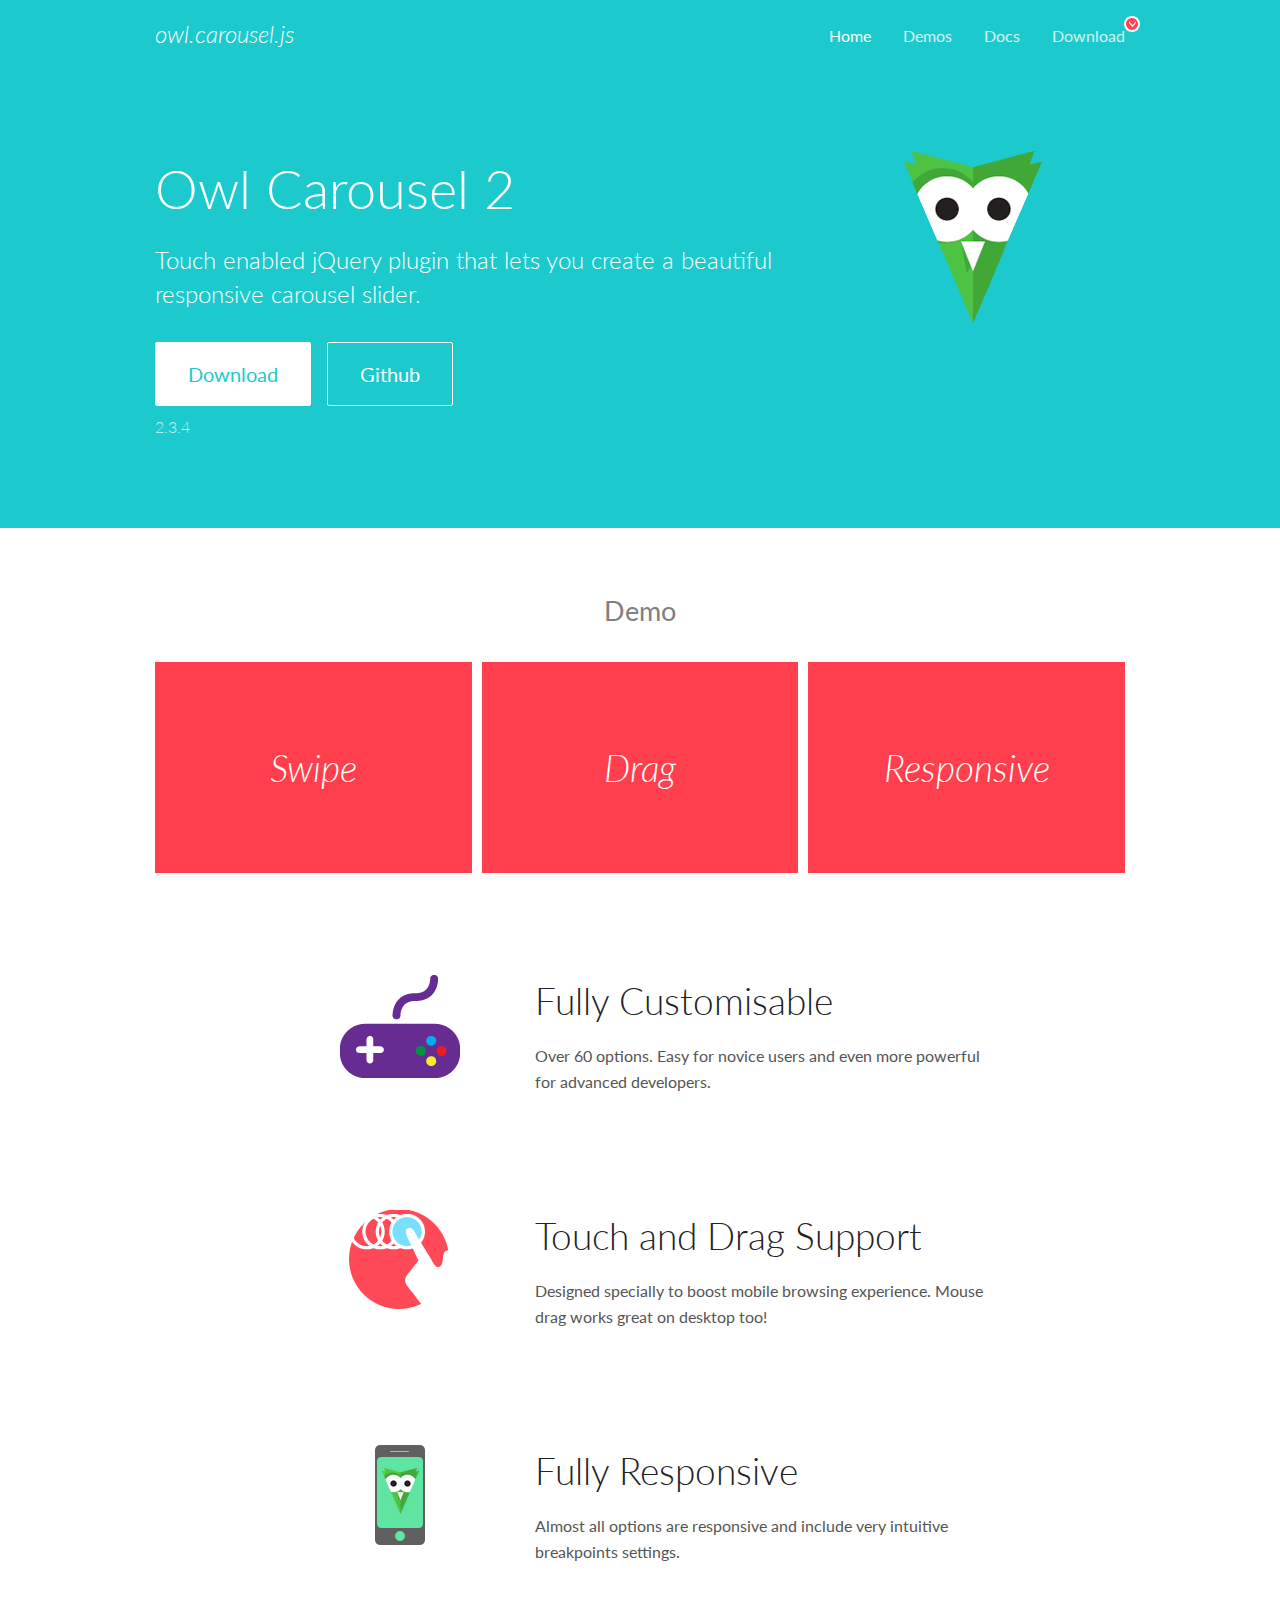
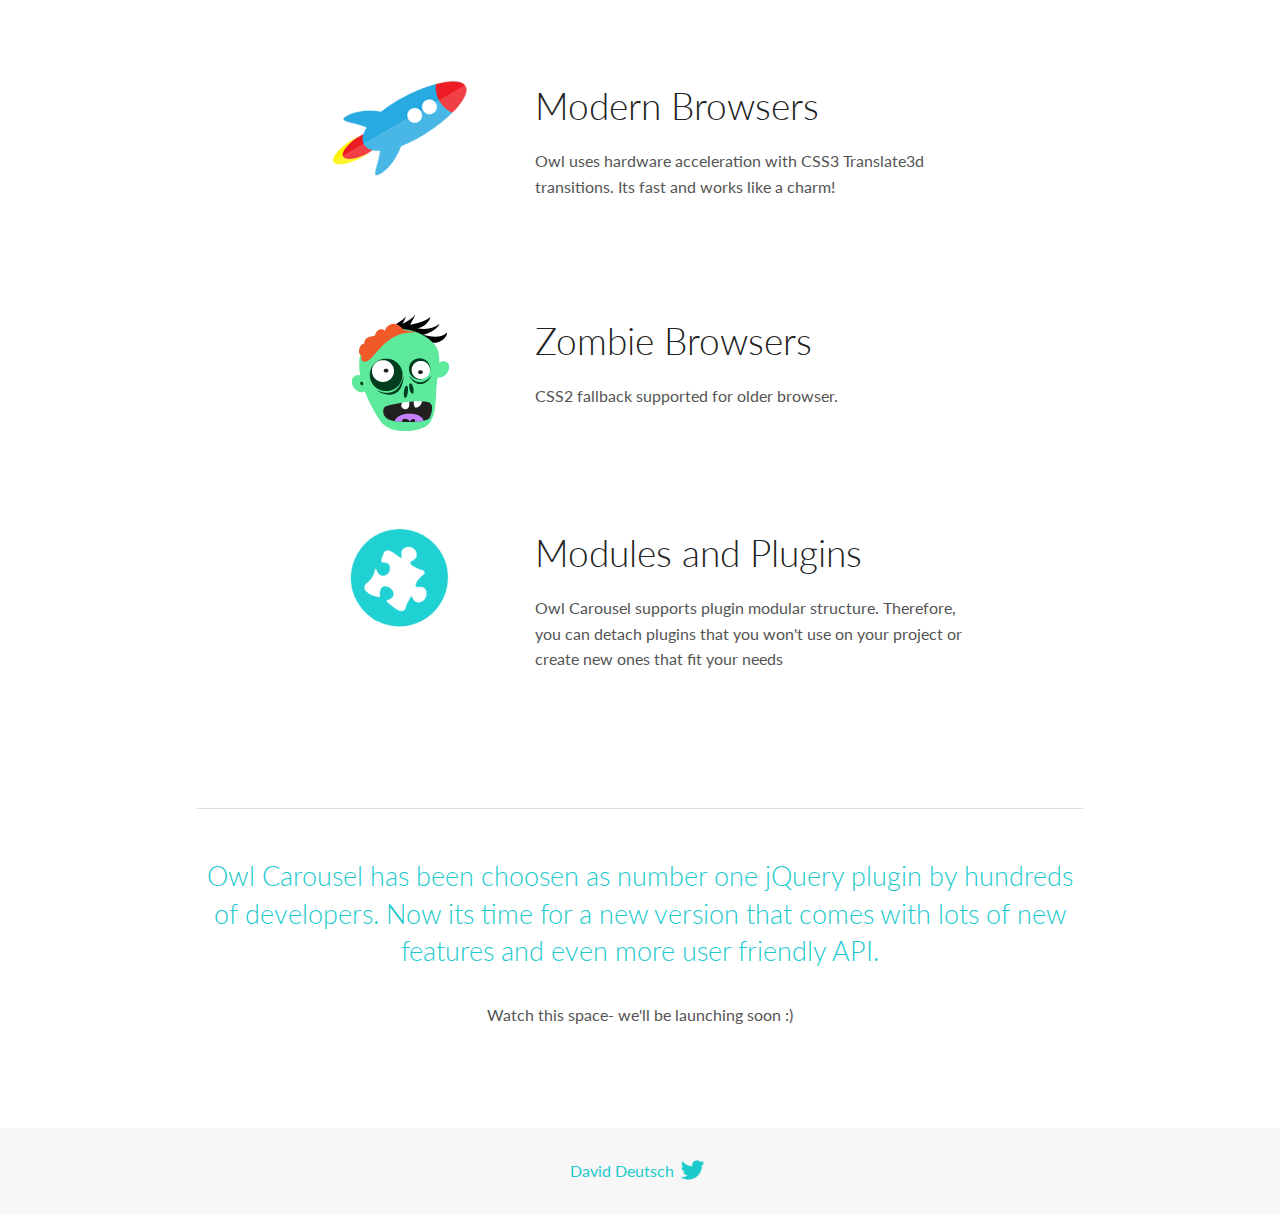
<file: OwlCarousel2-2.3.4(1)/OwlCarousel2-2.3.4/docs/index.html>
<!DOCTYPE html>
<html lang="en">
  <head>

    <!-- head -->
    <meta charset="utf-8">
    <meta name="msapplication-tap-highlight" content="no" />
    <meta name="viewport" content="width=device-width, initial-scale=1.0" />
    <meta name="description" content="Touch enabled jQuery plugin that lets you create beautiful responsive carousel slider.">
    <meta name="author" content="David Deutsch">
    <title>
      Home | Owl Carousel | 2.3.4
    </title>

    <!-- Stylesheets -->
    <link href='https://fonts.googleapis.com/css?family=Lato:300,400,700,400italic,300italic' rel='stylesheet' type='text/css'>
    <link rel="stylesheet" href="assets/css/docs.theme.min.css">

    <!-- Owl Stylesheets -->
    <link rel="stylesheet" href="assets/owlcarousel/assets/owl.carousel.min.css">
    <link rel="stylesheet" href="assets/owlcarousel/assets/owl.theme.default.min.css">

    <!-- HTML5 shim and Respond.js IE8 support of HTML5 elements and media queries -->

    <!--[if lt IE 9]>
      <script src="https://oss.maxcdn.com/libs/html5shiv/3.7.0/html5shiv.js"></script>
      <script src="https://oss.maxcdn.com/libs/respond.js/1.3.0/respond.min.js"></script>
    <![endif]-->

    <!-- Favicons -->
    <link rel="apple-touch-icon-precomposed" sizes="144x144" href="assets/ico/apple-touch-icon-144-precomposed.png">
    <link rel="shortcut icon" href="assets/ico/favicon.png">
    <link rel="shortcut icon" href="favicon.ico">

    <!-- Yeah i know js should not be in header. Its required for demos.-->

    <!-- javascript -->
    <script src="assets/vendors/jquery.min.js"></script>
    <script src="assets/owlcarousel/owl.carousel.js"></script>
  </head>
  <body>

    <!-- header -->
    <header class="header">
      <div class="row">
        <div class="large-12 columns">
          <div class="brand left">
            <h3>
              <a href="/OwlCarousel2/">owl.carousel.js</a> 
            </h3>
          </div>
          <a id="toggle-nav" class="right">
            <span></span> <span></span> <span></span> 
          </a> 
          <div class="nav-bar">
            <ul class="clearfix">
              <li class="active">
                <a href="/OwlCarousel2/index.html">Home</a> 
              </li>
              <li> <a href="/OwlCarousel2/demos/demos.html">Demos</a>  </li>
              <li> <a href="/OwlCarousel2/docs/started-welcome.html">Docs</a>  </li>
              <li>
                <a href="https://github.com/OwlCarousel2/OwlCarousel2/archive/2.3.4.zip">Download</a> 
                <span class="download"></span> 
              </li>
            </ul>
          </div>
        </div>
      </div>
    </header>

    <!-- home panel -->
    <section id="hero">
      <div class="row">
        <div class="large-8 medium-8 columns">
          <h1>Owl Carousel 2</h1>
          <h4>Touch enabled jQuery plugin that lets you create a beautiful responsive carousel slider.</h4>
          <a href="https://github.com/OwlCarousel2/OwlCarousel2/archive/2.3.4.zip" class="hero-button">Download</a> 
          <a href="https://github.com/OwlCarousel2/OwlCarousel2" class="hero-button outline">Github</a> 
          <p>2.3.4</p>
        </div>
        <div class="large-4 medium-4 columns">
          <img class="owl-logo" src="assets/img/owl-logo.png" alt="mr. Owl">
        </div>
      </div>
    </section>

    <!-- body -->
    <div class="home-demo">
      <div class="row">
        <div class="large-12 columns">
          <h3>Demo</h3>
          <div class="owl-carousel">
            <div class="item">
              <h2>Swipe</h2>
            </div>
            <div class="item">
              <h2>Drag</h2>
            </div>
            <div class="item">
              <h2>Responsive</h2>
            </div>
            <div class="item">
              <h2>CSS3</h2>
            </div>
            <div class="item">
              <h2>Fast</h2>
            </div>
            <div class="item">
              <h2>Easy</h2>
            </div>
            <div class="item">
              <h2>Free</h2>
            </div>
            <div class="item">
              <h2>Upgradable</h2>
            </div>
            <div class="item">
              <h2>Tons of options</h2>
            </div>
            <div class="item">
              <h2>Infinity</h2>
            </div>
            <div class="item">
              <h2>Auto Width</h2>
            </div>
          </div>
        </div>
      </div>
    </div>
    <script>
      var owl = $('.owl-carousel');
      owl.owlCarousel({
        margin: 10,
        loop: true,
        responsive: {
          0: {
            items: 1
          },
          600: {
            items: 2
          },
          1000: {
            items: 3
          }
        }
      })
    </script>

    <!-- features -->
    <div id="features">
      <div class="row">
        <div class="small-12 medium-9 small-centered columns">
          <section class="row feature">
            <div class="medium-4 small-12 columns">
              <img src="assets/img/feature-options.png" alt="">
            </div>
            <div class="medium-8 small-12 columns">
              <h2>Fully Customisable</h2>
              <p>Over 60 options. Easy for novice users and even more powerful for advanced developers.</p>
            </div>
          </section>
          <section class="row feature">
            <div class="medium-4 small-12 columns">
              <img src="assets/img/feature-drag.png" alt="">
            </div>
            <div class="medium-8 small-12 columns">
              <h2>Touch and Drag Support</h2>
              <p>Designed specially to boost mobile browsing experience. Mouse drag works great on desktop too!</p>
            </div>
          </section>
          <section class="row feature">
            <div class="medium-4 small-12 columns">
              <img src="assets/img/feature-responsive.png" alt="">
            </div>
            <div class="medium-8 small-12 columns">
              <h2>Fully Responsive</h2>
              <p>Almost all options are responsive and include very intuitive breakpoints settings.</p>
            </div>
          </section>
          <section class="row feature">
            <div class="medium-4 small-12 columns">
              <img src="assets/img/feature-modern.png" alt="">
            </div>
            <div class="medium-8 small-12 columns">
              <h2>Modern Browsers</h2>
              <p>Owl uses hardware acceleration with CSS3 Translate3d transitions. Its fast and works like a charm! </p>
            </div>
          </section>
          <section class="row feature">
            <div class="medium-4 small-12 columns">
              <img src="assets/img/feature-zombie.png" alt="">
            </div>
            <div class="medium-8 small-12 columns">
              <h2>Zombie Browsers</h2>
              <p>CSS2 fallback supported for older browser.</p>
            </div>
          </section>
          <section class="row feature">
            <div class="medium-4 small-12 columns">
              <img src="assets/img/feature-module.png" alt="">
            </div>
            <div class="medium-8 small-12 columns">
              <h2>Modules and Plugins</h2>
              <p>Owl Carousel supports plugin modular structure. Therefore, you can detach plugins that you won&#x27;t use on your project or create new ones that fit your needs</p>
            </div>
          </section>
        </div>
      </div>
    </div>

    <!-- footer -->
    <section id="teaser-text">
      <div class="row">
        <div class="small-12 medium-11 small-centered columns">
          <hr>
          <h3 id="owl-carousel-has-been-choosen-as-number-one-jquery-plugin-by-hundreds-of-developers-now-its-time-for-a-new-version-that-comes-with-lots-of-new-features-and-even-more-user-friendly-api-">Owl Carousel has been choosen as number one jQuery plugin by hundreds of developers. Now its time for a new version that comes with lots of new features and even more user friendly API.</h3>
          <p>Watch this space- we&#39;ll be launching soon :)</p>
        </div>
      </div>
    </section>

    <!-- footer -->
    <footer class="footer">
      <div class="row">
        <div class="large-12 columns">
          <h5>
            <a href="/OwlCarousel2/docs/support-contact.html">David Deutsch</a> 
            <a id="custom-tweet-button" href="https://twitter.com/share?url=https://github.com/OwlCarousel2/OwlCarousel2&text=Owl Carousel - This is so awesome! " target="_blank"></a> 
          </h5>
        </div>
      </div>
    </footer>

    <!-- vendors -->
    <script src="assets/vendors/highlight.js"></script>
    <script src="assets/js/app.js"></script>
  </body>
</html>
</file>
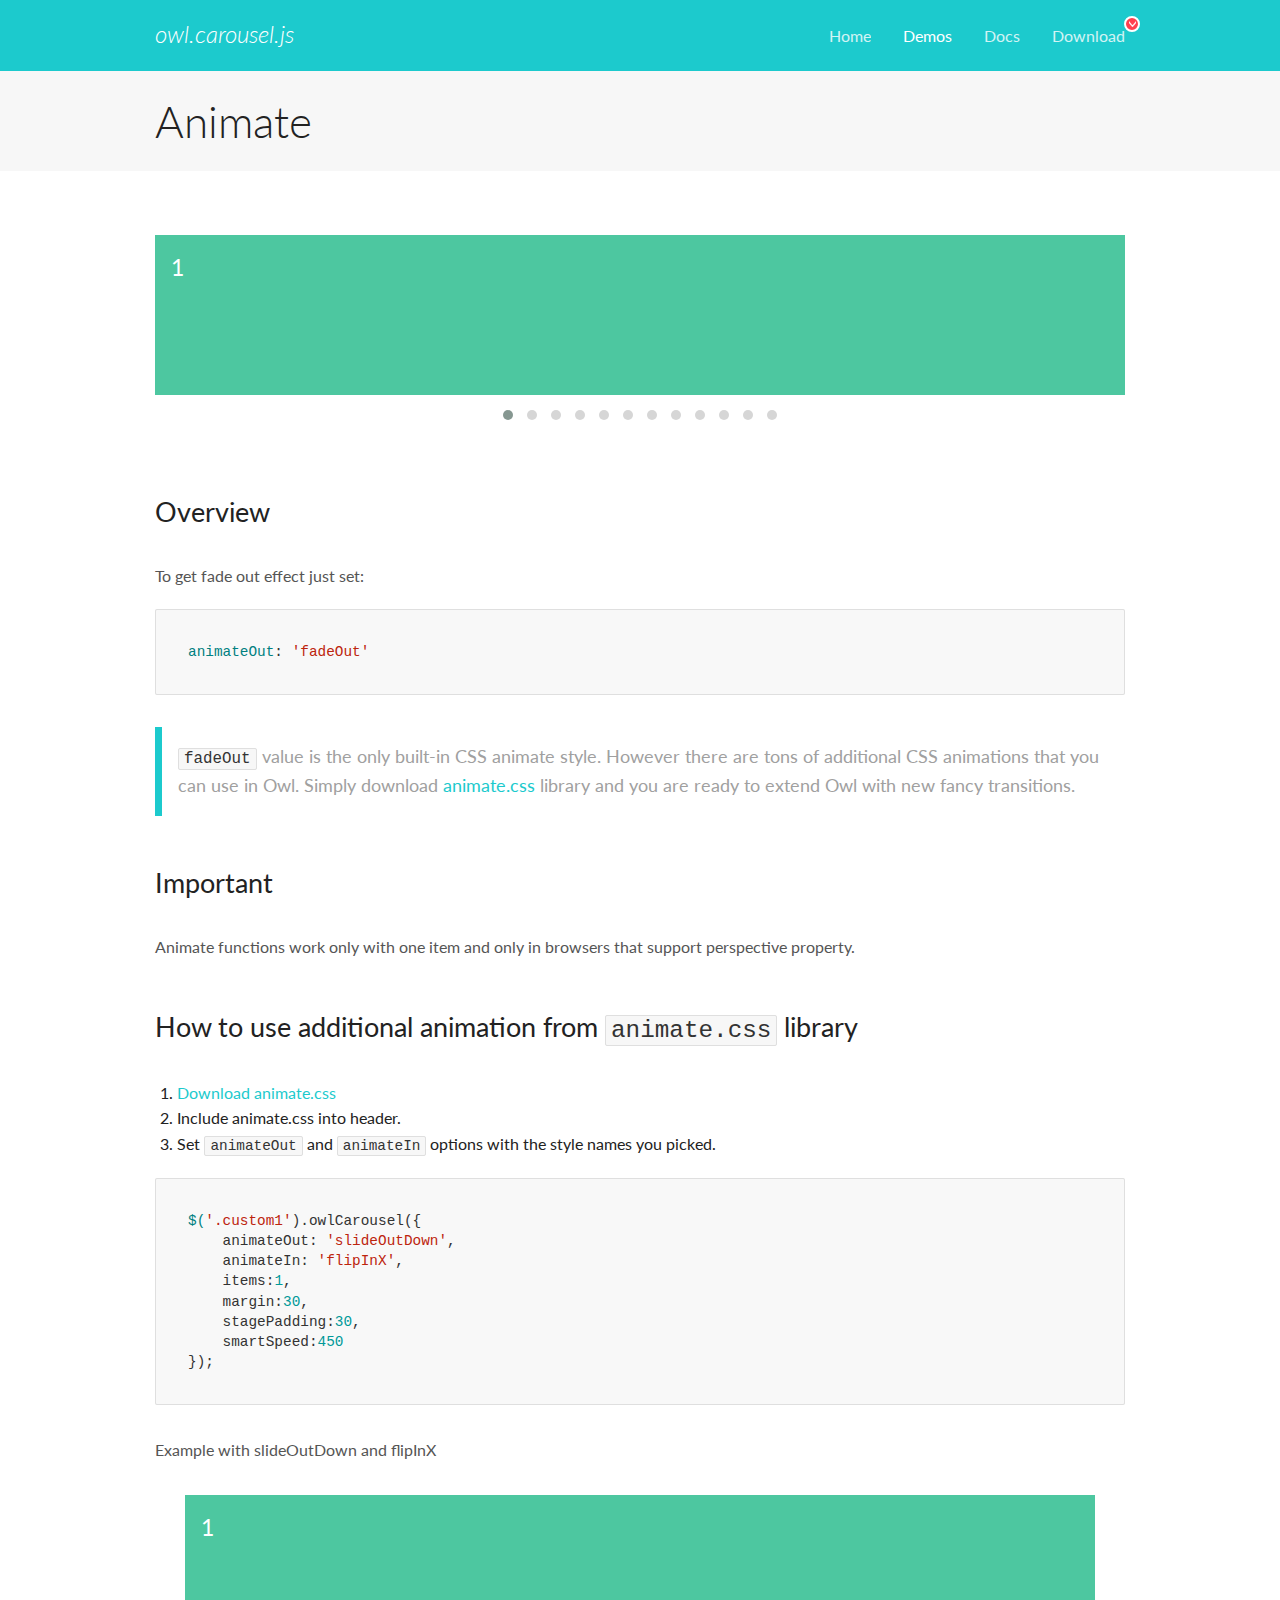
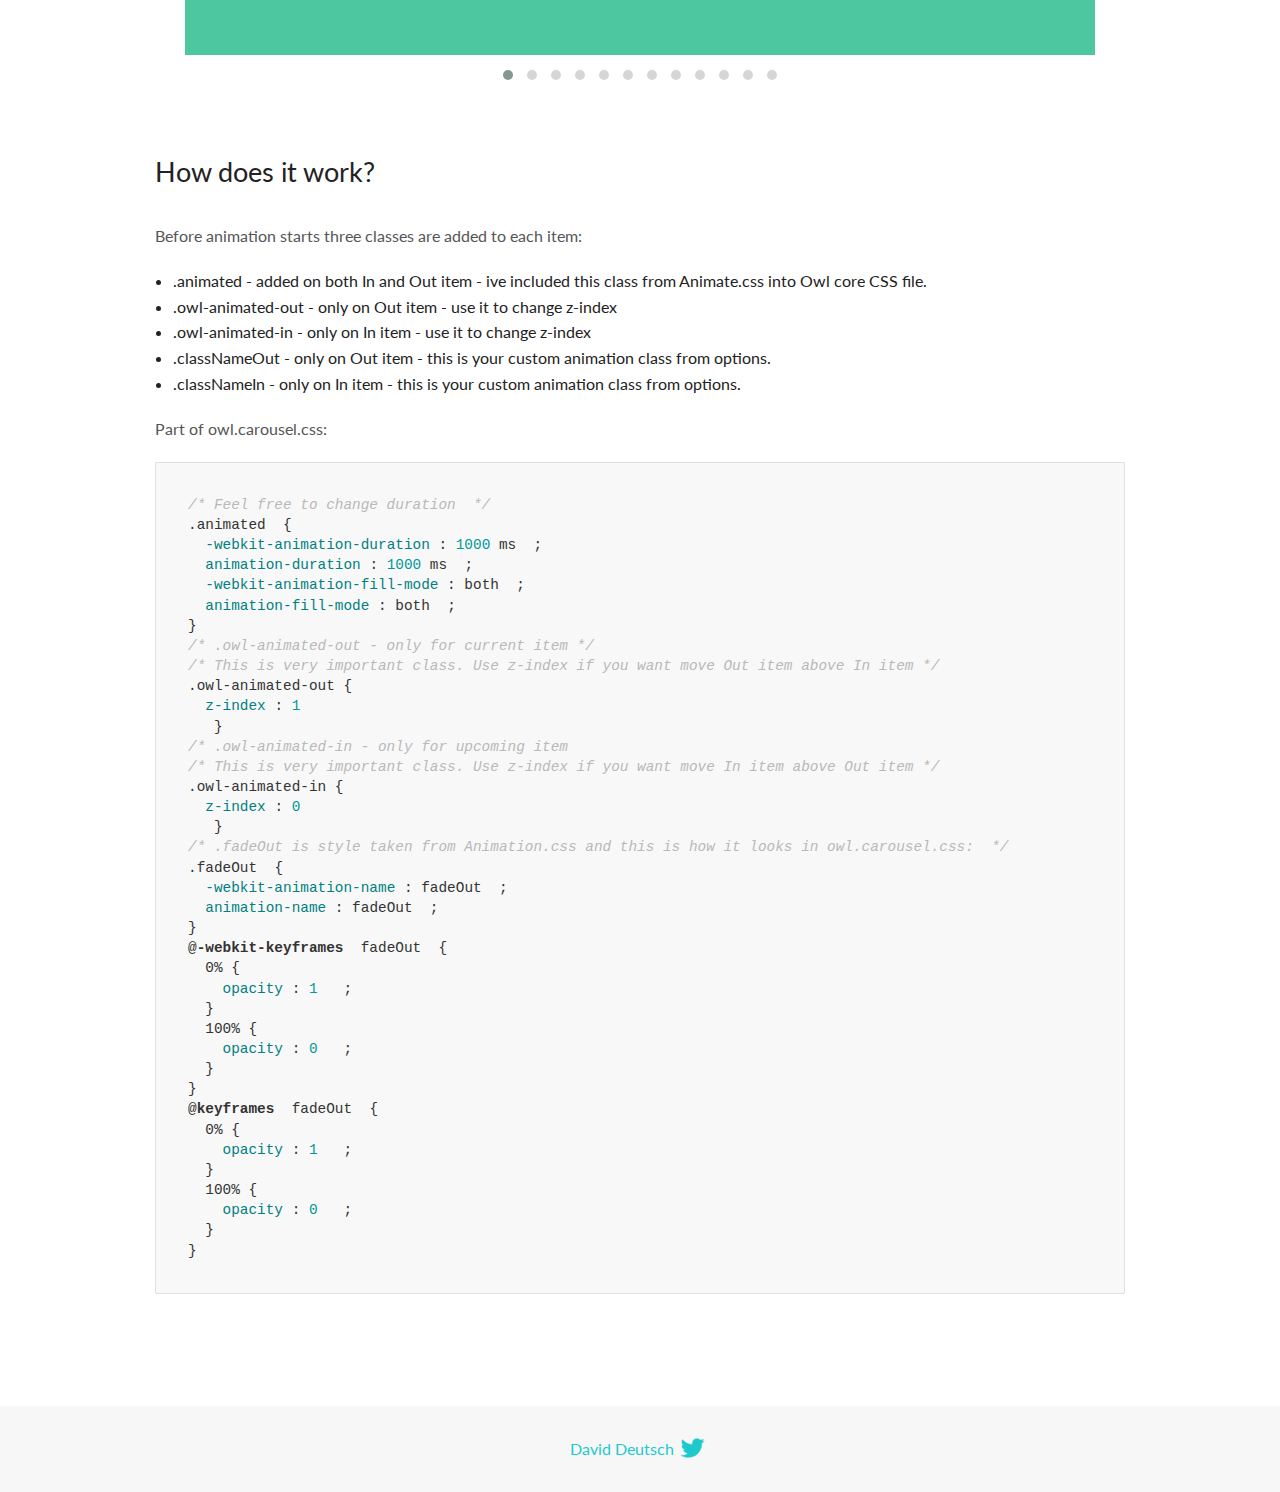
<file: OwlCarousel2-2.3.4(1)/OwlCarousel2-2.3.4/docs/demos/animate.html>
<!DOCTYPE html>
<html lang="en">
  <head>

    <!-- head -->
    <meta charset="utf-8">
    <meta name="msapplication-tap-highlight" content="no" />
    <meta name="viewport" content="width=device-width, initial-scale=1.0" />
    <meta name="description" content="Animate carousel">
    <meta name="author" content="David Deutsch">
    <title>
      Animate Demo | Owl Carousel | 2.3.4
    </title>

    <!-- Stylesheets -->
    <link href='https://fonts.googleapis.com/css?family=Lato:300,400,700,400italic,300italic' rel='stylesheet' type='text/css'>
    <link rel="stylesheet" href="../assets/css/docs.theme.min.css">

    <!-- Owl Stylesheets -->
    <link rel="stylesheet" href="../assets/owlcarousel/assets/owl.carousel.min.css">
    <link rel="stylesheet" href="../assets/owlcarousel/assets/owl.theme.default.min.css">

    <!-- HTML5 shim and Respond.js IE8 support of HTML5 elements and media queries -->

    <!--[if lt IE 9]>
      <script src="https://oss.maxcdn.com/libs/html5shiv/3.7.0/html5shiv.js"></script>
      <script src="https://oss.maxcdn.com/libs/respond.js/1.3.0/respond.min.js"></script>
    <![endif]-->

    <!-- Favicons -->
    <link rel="apple-touch-icon-precomposed" sizes="144x144" href="../assets/ico/apple-touch-icon-144-precomposed.png">
    <link rel="shortcut icon" href="../assets/ico/favicon.png">
    <link rel="shortcut icon" href="favicon.ico">

    <!-- Yeah i know js should not be in header. Its required for demos.-->

    <!-- javascript -->
    <script src="../assets/vendors/jquery.min.js"></script>
    <script src="../assets/owlcarousel/owl.carousel.js"></script>
  </head>
  <body>

    <!-- header -->
    <header class="header">
      <div class="row">
        <div class="large-12 columns">
          <div class="brand left">
            <h3>
              <a href="/OwlCarousel2/">owl.carousel.js</a> 
            </h3>
          </div>
          <a id="toggle-nav" class="right">
            <span></span> <span></span> <span></span> 
          </a> 
          <div class="nav-bar">
            <ul class="clearfix">
              <li> <a href="/OwlCarousel2/index.html">Home</a>  </li>
              <li class="active">
                <a href="/OwlCarousel2/demos/demos.html">Demos</a> 
              </li>
              <li> <a href="/OwlCarousel2/docs/started-welcome.html">Docs</a>  </li>
              <li>
                <a href="https://github.com/OwlCarousel2/OwlCarousel2/archive/2.3.4.zip">Download</a> 
                <span class="download"></span> 
              </li>
            </ul>
          </div>
        </div>
      </div>
    </header>

    <!-- title -->
    <section class="title">
      <div class="row">
        <div class="large-12 columns">
          <h1>Animate</h1>
        </div>
      </div>
    </section>

    <!--  Demos -->
    <section id="demos">
      <div class="row">
        <div class="large-12 columns">
          <div class="fadeOut owl-carousel owl-theme">
            <div class="item">
              <h4>1</h4>
            </div>
            <div class="item">
              <h4>2</h4>
            </div>
            <div class="item">
              <h4>3</h4>
            </div>
            <div class="item">
              <h4>4</h4>
            </div>
            <div class="item">
              <h4>5</h4>
            </div>
            <div class="item">
              <h4>6</h4>
            </div>
            <div class="item">
              <h4>7</h4>
            </div>
            <div class="item">
              <h4>8</h4>
            </div>
            <div class="item">
              <h4>9</h4>
            </div>
            <div class="item">
              <h4>10</h4>
            </div>
            <div class="item">
              <h4>11</h4>
            </div>
            <div class="item">
              <h4>12</h4>
            </div>
          </div>
          <h3 id="overview">Overview</h3>
          <p>To get fade out effect just set:</p>
          <pre><code>animateOut: &#39;fadeOut&#39;</code></pre>
          <blockquote>
            <p><code>fadeOut</code> value is the only built-in CSS animate style. However there are tons of additional CSS animations that you can use in Owl. Simply download
              <a href="https://daneden.github.io/animate.css/">animate.css</a>  library and you are ready to extend Owl with new fancy transitions.</p>
          </blockquote>
          <h3 id="important">Important</h3>
          <p>Animate functions work only with one item and only in browsers that support perspective property.</p>
          <h3 id="how-to-use-additional-animation-from-animate-css-library">How to use additional animation from <code>animate.css</code> library</h3>
          <ol>
            <li> <a href="https://daneden.github.io/animate.css/">Download animate.css</a>  </li>
            <li>Include animate.css into header.</li>
            <li>Set <code>animateOut</code> and <code>animateIn</code> options with the style names you picked.</li>
          </ol>
          <pre><code>$(&#39;.custom1&#39;).owlCarousel({
    animateOut: &#39;slideOutDown&#39;,
    animateIn: &#39;flipInX&#39;,
    items:1,
    margin:30,
    stagePadding:30,
    smartSpeed:450
});</code></pre>
          <p>Example with slideOutDown and flipInX</p>
          <div class="custom1 owl-carousel owl-theme">
            <div class="item">
              <h4>1</h4>
            </div>
            <div class="item">
              <h4>2</h4>
            </div>
            <div class="item">
              <h4>3</h4>
            </div>
            <div class="item">
              <h4>4</h4>
            </div>
            <div class="item">
              <h4>5</h4>
            </div>
            <div class="item">
              <h4>6</h4>
            </div>
            <div class="item">
              <h4>7</h4>
            </div>
            <div class="item">
              <h4>8</h4>
            </div>
            <div class="item">
              <h4>9</h4>
            </div>
            <div class="item">
              <h4>10</h4>
            </div>
            <div class="item">
              <h4>11</h4>
            </div>
            <div class="item">
              <h4>12</h4>
            </div>
          </div>
          <h3 id="how-does-it-work-">How does it work?</h3>
          <p>Before animation starts three classes are added to each item:</p>
          <ul>
            <li>.animated - added on both In and Out item - ive included this class from Animate.css into Owl core CSS file.</li>
            <li>.owl-animated-out - only on Out item - use it to change z-index</li>
            <li>.owl-animated-in - only on In item - use it to change z-index</li>
            <li>.classNameOut - only on Out item - this is your custom animation class from options.</li>
            <li>.classNameIn - only on In item - this is your custom animation class from options.</li>
          </ul>
          <p>Part of owl.carousel.css:</p>
          <pre><code class="language-css"><span class="comment">/* Feel free to change duration  */</span> 
<span class="class">.animated</span>  <span class="rules">{
  <span class="rule"><span class="attribute">-webkit-animation-duration</span> :<span class="value"> <span class="number">1000</span> ms</span> </span> ;
  <span class="rule"><span class="attribute">animation-duration</span> :<span class="value"> <span class="number">1000</span> ms</span> </span> ;
  <span class="rule"><span class="attribute">-webkit-animation-fill-mode</span> :<span class="value"> both</span> </span> ;
  <span class="rule"><span class="attribute">animation-fill-mode</span> :<span class="value"> both</span> </span> ;
<span class="rule">}</span> </span> 
<span class="comment">/* .owl-animated-out - only for current item */</span> 
<span class="comment">/* This is very important class. Use z-index if you want move Out item above In item */</span> 
<span class="class">.owl-animated-out</span> <span class="rules">{
  <span class="rule"><span class="attribute">z-index</span> :<span class="value"> <span class="number">1</span> 
</span> </span> </span> }
<span class="comment">/* .owl-animated-in - only for upcoming item
/* This is very important class. Use z-index if you want move In item above Out item */</span> 
<span class="class">.owl-animated-in</span> <span class="rules">{
  <span class="rule"><span class="attribute">z-index</span> :<span class="value"> <span class="number">0</span> 
</span> </span> </span> }
<span class="comment">/* .fadeOut is style taken from Animation.css and this is how it looks in owl.carousel.css:  */</span> 
<span class="class">.fadeOut</span>  <span class="rules">{
  <span class="rule"><span class="attribute">-webkit-animation-name</span> :<span class="value"> fadeOut</span> </span> ;
  <span class="rule"><span class="attribute">animation-name</span> :<span class="value"> fadeOut</span> </span> ;
<span class="rule">}</span> </span> 
<span class="at_rule">@<span class="keyword">-webkit-keyframes</span>  fadeOut </span> {
  0% <span class="rules">{
    <span class="rule"><span class="attribute">opacity</span> :<span class="value"> <span class="number">1</span> </span> </span> ;
  <span class="rule">}</span> </span> 
  100% <span class="rules">{
    <span class="rule"><span class="attribute">opacity</span> :<span class="value"> <span class="number">0</span> </span> </span> ;
  <span class="rule">}</span> </span> 
}
<span class="at_rule">@<span class="keyword">keyframes</span>  fadeOut </span> {
  0% <span class="rules">{
    <span class="rule"><span class="attribute">opacity</span> :<span class="value"> <span class="number">1</span> </span> </span> ;
  <span class="rule">}</span> </span> 
  100% <span class="rules">{
    <span class="rule"><span class="attribute">opacity</span> :<span class="value"> <span class="number">0</span> </span> </span> ;
  <span class="rule">}</span> </span> 
}</code></pre>
          <link rel="stylesheet" href="../assets/css/animate.css">
          <script>
            jQuery(document).ready(function($) {
              $('.fadeOut').owlCarousel({
                items: 1,
                animateOut: 'fadeOut',
                loop: true,
                margin: 10,
              });
              $('.custom1').owlCarousel({
                animateOut: 'slideOutDown',
                animateIn: 'flipInX',
                items: 1,
                margin: 30,
                stagePadding: 30,
                smartSpeed: 450
              });
            });
          </script>
        </div>
      </div>
    </section>

    <!-- footer -->
    <footer class="footer">
      <div class="row">
        <div class="large-12 columns">
          <h5>
            <a href="/OwlCarousel2/docs/support-contact.html">David Deutsch</a> 
            <a id="custom-tweet-button" href="https://twitter.com/share?url=https://github.com/OwlCarousel2/OwlCarousel2&text=Owl Carousel - This is so awesome! " target="_blank"></a> 
          </h5>
        </div>
      </div>
    </footer>

    <!-- vendors -->
    <script src="../assets/vendors/highlight.js"></script>
    <script src="../assets/js/app.js"></script>
  </body>
</html>
</file>
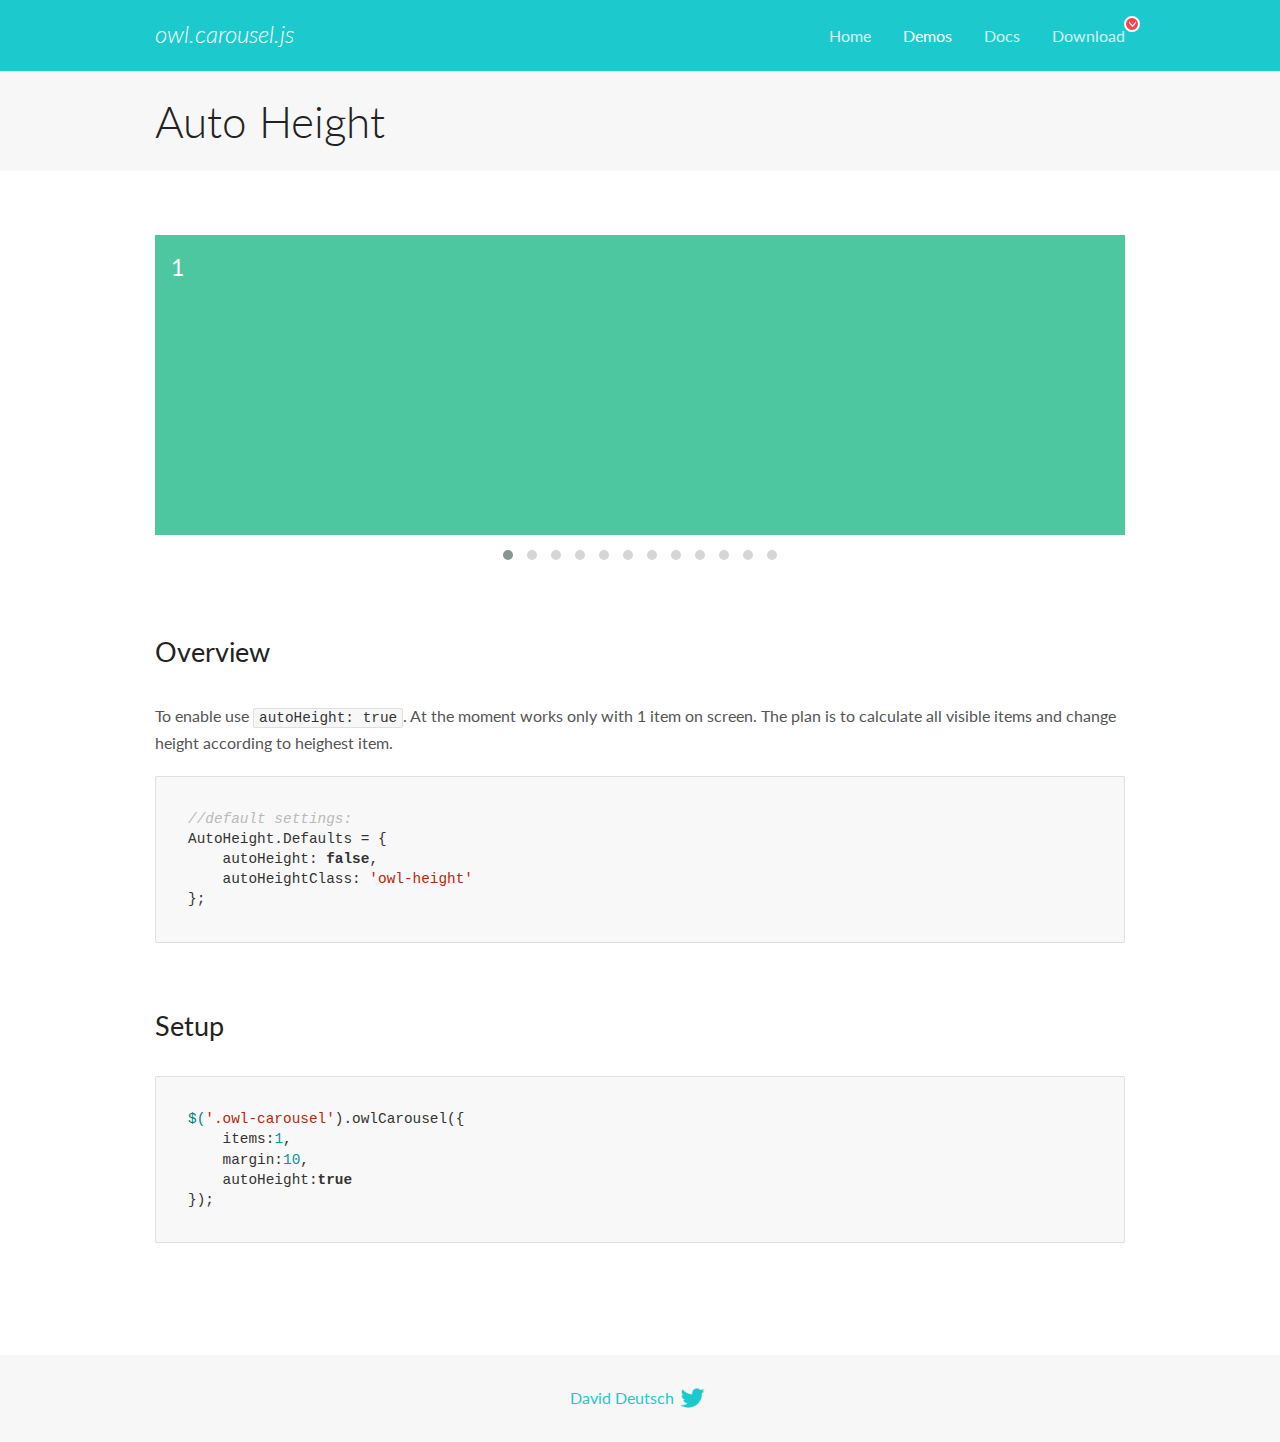
<file: OwlCarousel2-2.3.4(1)/OwlCarousel2-2.3.4/docs/demos/autoheight.html>
<!DOCTYPE html>
<html lang="en">
  <head>

    <!-- head -->
    <meta charset="utf-8">
    <meta name="msapplication-tap-highlight" content="no" />
    <meta name="viewport" content="width=device-width, initial-scale=1.0" />
    <meta name="description" content="autoHeight usage demo">
    <meta name="author" content="David Deutsch">
    <title>
      Auto Height Demo | Owl Carousel | 2.3.4
    </title>

    <!-- Stylesheets -->
    <link href='https://fonts.googleapis.com/css?family=Lato:300,400,700,400italic,300italic' rel='stylesheet' type='text/css'>
    <link rel="stylesheet" href="../assets/css/docs.theme.min.css">

    <!-- Owl Stylesheets -->
    <link rel="stylesheet" href="../assets/owlcarousel/assets/owl.carousel.min.css">
    <link rel="stylesheet" href="../assets/owlcarousel/assets/owl.theme.default.min.css">

    <!-- HTML5 shim and Respond.js IE8 support of HTML5 elements and media queries -->

    <!--[if lt IE 9]>
      <script src="https://oss.maxcdn.com/libs/html5shiv/3.7.0/html5shiv.js"></script>
      <script src="https://oss.maxcdn.com/libs/respond.js/1.3.0/respond.min.js"></script>
    <![endif]-->

    <!-- Favicons -->
    <link rel="apple-touch-icon-precomposed" sizes="144x144" href="../assets/ico/apple-touch-icon-144-precomposed.png">
    <link rel="shortcut icon" href="../assets/ico/favicon.png">
    <link rel="shortcut icon" href="favicon.ico">

    <!-- Yeah i know js should not be in header. Its required for demos.-->

    <!-- javascript -->
    <script src="../assets/vendors/jquery.min.js"></script>
    <script src="../assets/owlcarousel/owl.carousel.js"></script>
  </head>
  <body>

    <!-- header -->
    <header class="header">
      <div class="row">
        <div class="large-12 columns">
          <div class="brand left">
            <h3>
              <a href="/OwlCarousel2/">owl.carousel.js</a> 
            </h3>
          </div>
          <a id="toggle-nav" class="right">
            <span></span> <span></span> <span></span> 
          </a> 
          <div class="nav-bar">
            <ul class="clearfix">
              <li> <a href="/OwlCarousel2/index.html">Home</a>  </li>
              <li class="active">
                <a href="/OwlCarousel2/demos/demos.html">Demos</a> 
              </li>
              <li> <a href="/OwlCarousel2/docs/started-welcome.html">Docs</a>  </li>
              <li>
                <a href="https://github.com/OwlCarousel2/OwlCarousel2/archive/2.3.4.zip">Download</a> 
                <span class="download"></span> 
              </li>
            </ul>
          </div>
        </div>
      </div>
    </header>

    <!-- title -->
    <section class="title">
      <div class="row">
        <div class="large-12 columns">
          <h1>Auto Height</h1>
        </div>
      </div>
    </section>

    <!--  Demos -->
    <section id="demos">
      <div class="row">
        <div class="large-12 columns">
          <div class="owl-carousel owl-theme">
            <div class="item" style="height:300px">
              <h4>1</h4>
            </div>
            <div class="item" style="height:100px">
              <h4>2</h4>
            </div>
            <div class="item" style="height:500px">
              <h4>3</h4>
            </div>
            <div class="item" style="height:250px">
              <h4>4</h4>
            </div>
            <div class="item" style="height:400px">
              <h4>5</h4>
            </div>
            <div class="item" style="height:500px">
              <h4>6</h4>
            </div>
            <div class="item" style="height:600px">
              <h4>7</h4>
            </div>
            <div class="item" style="height:400px">
              <h4>8</h4>
            </div>
            <div class="item" style="height:300px">
              <h4>9</h4>
            </div>
            <div class="item" style="height:350px">
              <h4>10</h4>
            </div>
            <div class="item" style="height:200px">
              <h4>11</h4>
            </div>
            <div class="item" style="height:150px">
              <h4>12</h4>
            </div>
          </div>
          <h3 id="overview">Overview</h3>
          <p>To enable use <code>autoHeight: true</code>. At the moment works only with 1 item on screen. The plan is to calculate all visible items and change height according to heighest item.</p>
          <pre><code>//default settings:
AutoHeight.Defaults = {
    autoHeight: false,
    autoHeightClass: &#39;owl-height&#39;
};</code></pre>
          <h3 id="setup">Setup</h3>
          <pre><code>$(&#39;.owl-carousel&#39;).owlCarousel({
    items:1,
    margin:10,
    autoHeight:true
});</code></pre>
          <script>
            $(document).ready(function() {
              $('.owl-carousel').owlCarousel({
                items: 1,
                margin: 10,
                autoHeight: true
              });
            })
          </script>
        </div>
      </div>
    </section>

    <!-- footer -->
    <footer class="footer">
      <div class="row">
        <div class="large-12 columns">
          <h5>
            <a href="/OwlCarousel2/docs/support-contact.html">David Deutsch</a> 
            <a id="custom-tweet-button" href="https://twitter.com/share?url=https://github.com/OwlCarousel2/OwlCarousel2&text=Owl Carousel - This is so awesome! " target="_blank"></a> 
          </h5>
        </div>
      </div>
    </footer>

    <!-- vendors -->
    <script src="../assets/vendors/highlight.js"></script>
    <script src="../assets/js/app.js"></script>
  </body>
</html>
</file>
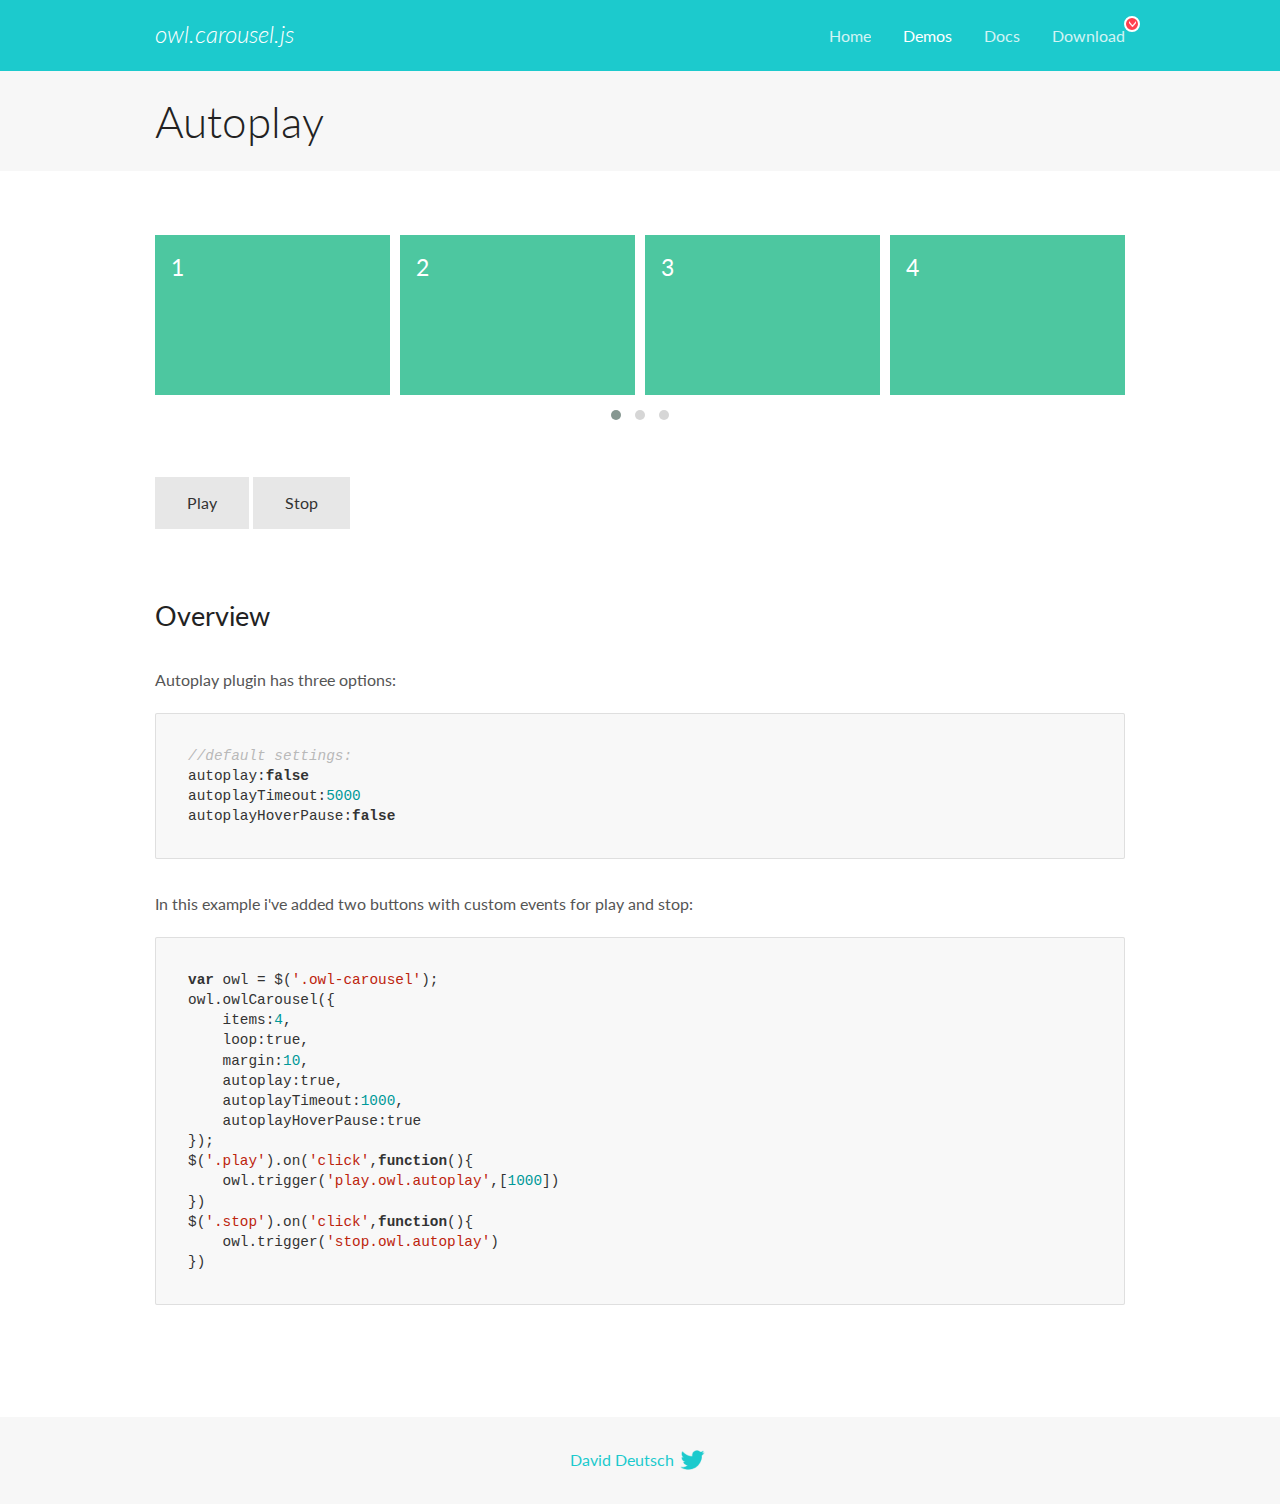
<file: OwlCarousel2-2.3.4(1)/OwlCarousel2-2.3.4/docs/demos/autoplay.html>
<!DOCTYPE html>
<html lang="en">
  <head>

    <!-- head -->
    <meta charset="utf-8">
    <meta name="msapplication-tap-highlight" content="no" />
    <meta name="viewport" content="width=device-width, initial-scale=1.0" />
    <meta name="description" content="Autoplay usage demo">
    <meta name="author" content="David Deutsch">
    <title>
      Autoplay Demo | Owl Carousel | 2.3.4
    </title>

    <!-- Stylesheets -->
    <link href='https://fonts.googleapis.com/css?family=Lato:300,400,700,400italic,300italic' rel='stylesheet' type='text/css'>
    <link rel="stylesheet" href="../assets/css/docs.theme.min.css">

    <!-- Owl Stylesheets -->
    <link rel="stylesheet" href="../assets/owlcarousel/assets/owl.carousel.min.css">
    <link rel="stylesheet" href="../assets/owlcarousel/assets/owl.theme.default.min.css">

    <!-- HTML5 shim and Respond.js IE8 support of HTML5 elements and media queries -->

    <!--[if lt IE 9]>
      <script src="https://oss.maxcdn.com/libs/html5shiv/3.7.0/html5shiv.js"></script>
      <script src="https://oss.maxcdn.com/libs/respond.js/1.3.0/respond.min.js"></script>
    <![endif]-->

    <!-- Favicons -->
    <link rel="apple-touch-icon-precomposed" sizes="144x144" href="../assets/ico/apple-touch-icon-144-precomposed.png">
    <link rel="shortcut icon" href="../assets/ico/favicon.png">
    <link rel="shortcut icon" href="favicon.ico">

    <!-- Yeah i know js should not be in header. Its required for demos.-->

    <!-- javascript -->
    <script src="../assets/vendors/jquery.min.js"></script>
    <script src="../assets/owlcarousel/owl.carousel.js"></script>
  </head>
  <body>

    <!-- header -->
    <header class="header">
      <div class="row">
        <div class="large-12 columns">
          <div class="brand left">
            <h3>
              <a href="/OwlCarousel2/">owl.carousel.js</a> 
            </h3>
          </div>
          <a id="toggle-nav" class="right">
            <span></span> <span></span> <span></span> 
          </a> 
          <div class="nav-bar">
            <ul class="clearfix">
              <li> <a href="/OwlCarousel2/index.html">Home</a>  </li>
              <li class="active">
                <a href="/OwlCarousel2/demos/demos.html">Demos</a> 
              </li>
              <li> <a href="/OwlCarousel2/docs/started-welcome.html">Docs</a>  </li>
              <li>
                <a href="https://github.com/OwlCarousel2/OwlCarousel2/archive/2.3.4.zip">Download</a> 
                <span class="download"></span> 
              </li>
            </ul>
          </div>
        </div>
      </div>
    </header>

    <!-- title -->
    <section class="title">
      <div class="row">
        <div class="large-12 columns">
          <h1>Autoplay</h1>
        </div>
      </div>
    </section>

    <!--  Demos -->
    <section id="demos">
      <div class="row">
        <div class="large-12 columns">
          <div class="owl-carousel owl-theme">
            <div class="item">
              <h4>1</h4>
            </div>
            <div class="item">
              <h4>2</h4>
            </div>
            <div class="item">
              <h4>3</h4>
            </div>
            <div class="item">
              <h4>4</h4>
            </div>
            <div class="item">
              <h4>5</h4>
            </div>
            <div class="item">
              <h4>6</h4>
            </div>
            <div class="item">
              <h4>7</h4>
            </div>
            <div class="item">
              <h4>8</h4>
            </div>
            <div class="item">
              <h4>9</h4>
            </div>
            <div class="item">
              <h4>10</h4>
            </div>
            <div class="item">
              <h4>11</h4>
            </div>
            <div class="item">
              <h4>12</h4>
            </div>
          </div>
          <a class="button secondary play">Play</a> 
          <a class="button secondary stop">Stop</a> 
          <h3 id="overview">Overview</h3>
          <p>Autoplay plugin has three options:</p>
          <pre><code>//default settings:
autoplay:false
autoplayTimeout:5000
autoplayHoverPause:false</code></pre>
          <p>In this example i&#39;ve added two buttons with custom events for play and stop:</p>
          <pre><code>var owl = $(&#39;.owl-carousel&#39;);
owl.owlCarousel({
    items:4,
    loop:true,
    margin:10,
    autoplay:true,
    autoplayTimeout:1000,
    autoplayHoverPause:true
});
$(&#39;.play&#39;).on(&#39;click&#39;,function(){
    owl.trigger(&#39;play.owl.autoplay&#39;,[1000])
})
$(&#39;.stop&#39;).on(&#39;click&#39;,function(){
    owl.trigger(&#39;stop.owl.autoplay&#39;)
})</code></pre>
          <script>
            $(document).ready(function() {
              var owl = $('.owl-carousel');
              owl.owlCarousel({
                items: 4,
                loop: true,
                margin: 10,
                autoplay: true,
                autoplayTimeout: 1000,
                autoplayHoverPause: true
              });
              $('.play').on('click', function() {
                owl.trigger('play.owl.autoplay', [1000])
              })
              $('.stop').on('click', function() {
                owl.trigger('stop.owl.autoplay')
              })
            })
          </script>
        </div>
      </div>
    </section>

    <!-- footer -->
    <footer class="footer">
      <div class="row">
        <div class="large-12 columns">
          <h5>
            <a href="/OwlCarousel2/docs/support-contact.html">David Deutsch</a> 
            <a id="custom-tweet-button" href="https://twitter.com/share?url=https://github.com/OwlCarousel2/OwlCarousel2&text=Owl Carousel - This is so awesome! " target="_blank"></a> 
          </h5>
        </div>
      </div>
    </footer>

    <!-- vendors -->
    <script src="../assets/vendors/highlight.js"></script>
    <script src="../assets/js/app.js"></script>
  </body>
</html>
</file>
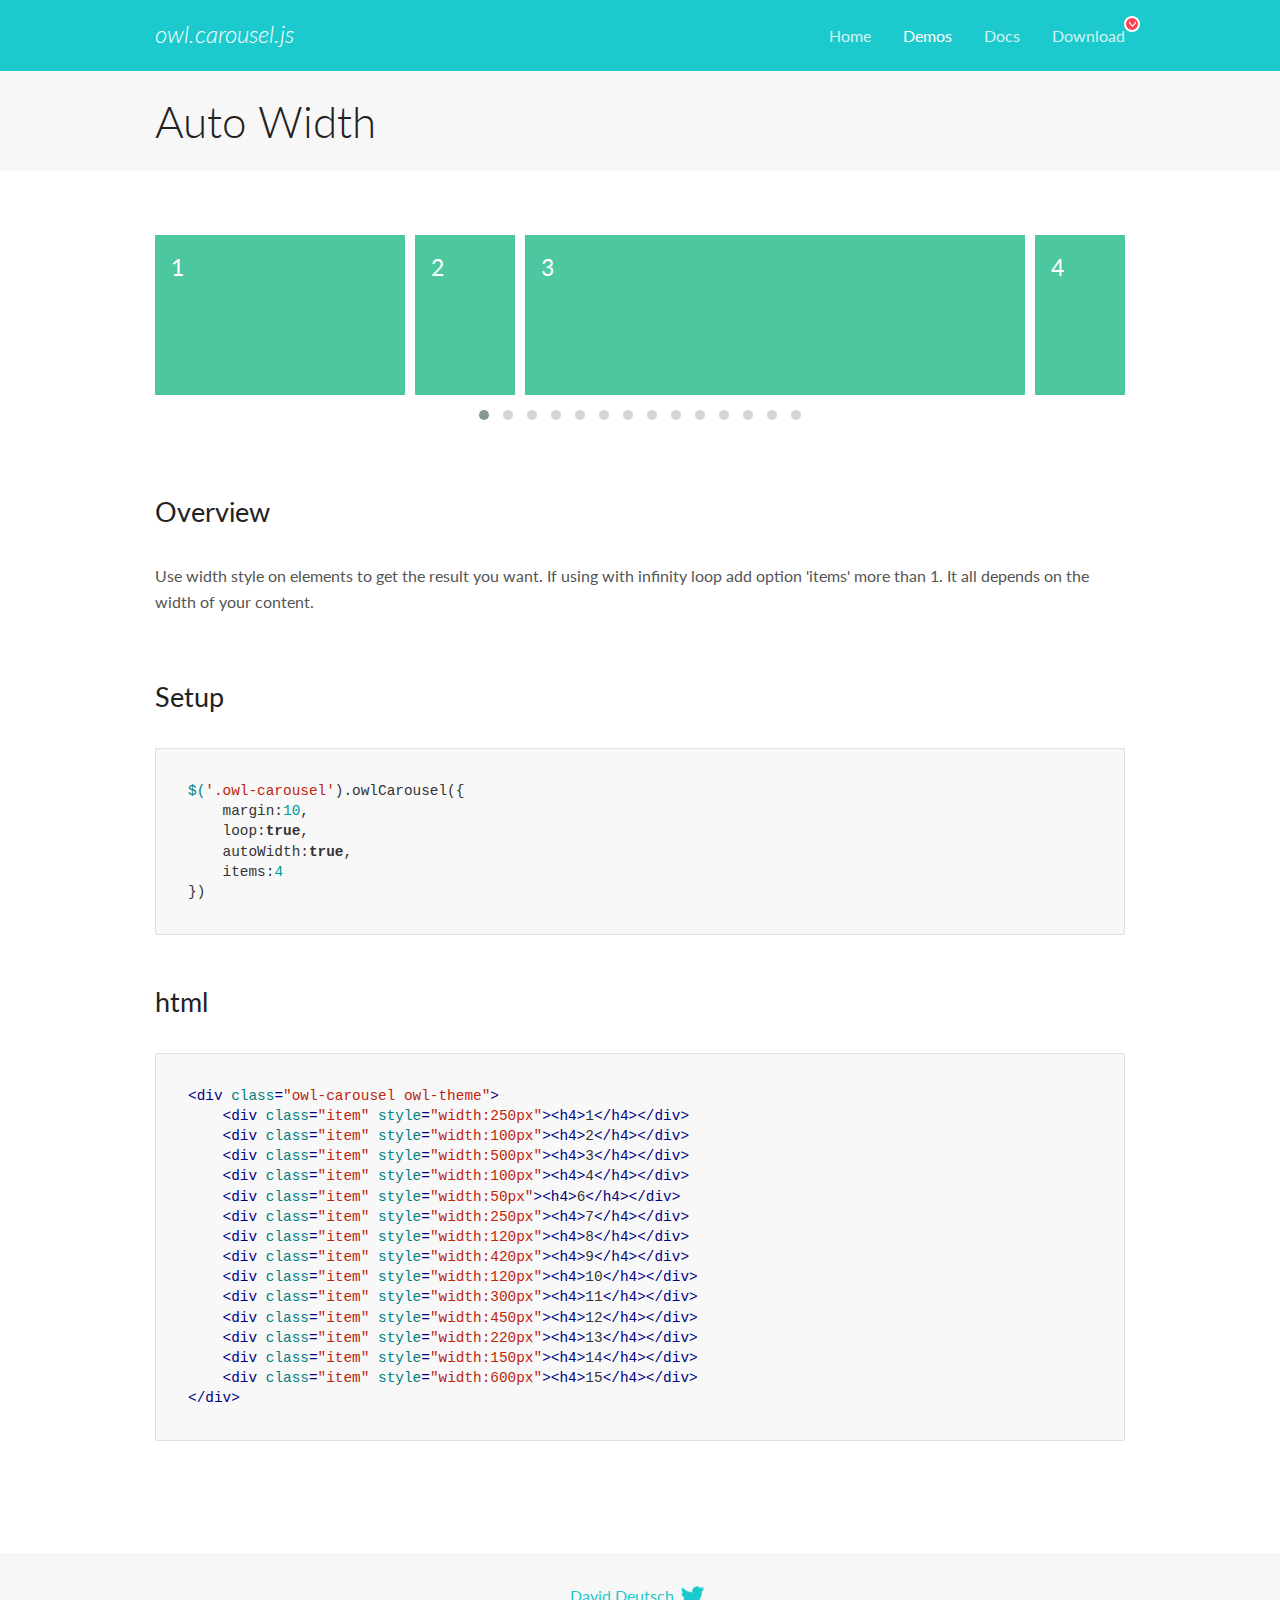
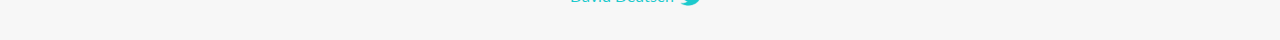
<file: OwlCarousel2-2.3.4(1)/OwlCarousel2-2.3.4/docs/demos/autowidth.html>
<!DOCTYPE html>
<html lang="en">
  <head>

    <!-- head -->
    <meta charset="utf-8">
    <meta name="msapplication-tap-highlight" content="no" />
    <meta name="viewport" content="width=device-width, initial-scale=1.0" />
    <meta name="description" content="Auto Width">
    <meta name="author" content="David Deutsch">
    <title>
      Auto Width Demo | Owl Carousel | 2.3.4
    </title>

    <!-- Stylesheets -->
    <link href='https://fonts.googleapis.com/css?family=Lato:300,400,700,400italic,300italic' rel='stylesheet' type='text/css'>
    <link rel="stylesheet" href="../assets/css/docs.theme.min.css">

    <!-- Owl Stylesheets -->
    <link rel="stylesheet" href="../assets/owlcarousel/assets/owl.carousel.min.css">
    <link rel="stylesheet" href="../assets/owlcarousel/assets/owl.theme.default.min.css">

    <!-- HTML5 shim and Respond.js IE8 support of HTML5 elements and media queries -->

    <!--[if lt IE 9]>
      <script src="https://oss.maxcdn.com/libs/html5shiv/3.7.0/html5shiv.js"></script>
      <script src="https://oss.maxcdn.com/libs/respond.js/1.3.0/respond.min.js"></script>
    <![endif]-->

    <!-- Favicons -->
    <link rel="apple-touch-icon-precomposed" sizes="144x144" href="../assets/ico/apple-touch-icon-144-precomposed.png">
    <link rel="shortcut icon" href="../assets/ico/favicon.png">
    <link rel="shortcut icon" href="favicon.ico">

    <!-- Yeah i know js should not be in header. Its required for demos.-->

    <!-- javascript -->
    <script src="../assets/vendors/jquery.min.js"></script>
    <script src="../assets/owlcarousel/owl.carousel.js"></script>
  </head>
  <body>

    <!-- header -->
    <header class="header">
      <div class="row">
        <div class="large-12 columns">
          <div class="brand left">
            <h3>
              <a href="/OwlCarousel2/">owl.carousel.js</a> 
            </h3>
          </div>
          <a id="toggle-nav" class="right">
            <span></span> <span></span> <span></span> 
          </a> 
          <div class="nav-bar">
            <ul class="clearfix">
              <li> <a href="/OwlCarousel2/index.html">Home</a>  </li>
              <li class="active">
                <a href="/OwlCarousel2/demos/demos.html">Demos</a> 
              </li>
              <li> <a href="/OwlCarousel2/docs/started-welcome.html">Docs</a>  </li>
              <li>
                <a href="https://github.com/OwlCarousel2/OwlCarousel2/archive/2.3.4.zip">Download</a> 
                <span class="download"></span> 
              </li>
            </ul>
          </div>
        </div>
      </div>
    </header>

    <!-- title -->
    <section class="title">
      <div class="row">
        <div class="large-12 columns">
          <h1>Auto Width</h1>
        </div>
      </div>
    </section>

    <!--  Demos -->
    <section id="demos">
      <div class="row">
        <div class="large-12 columns">
          <div class="owl-carousel owl-theme">
            <div class="item" style="width:250px">
              <h4>1</h4>
            </div>
            <div class="item" style="width:100px">
              <h4>2</h4>
            </div>
            <div class="item" style="width:500px">
              <h4>3</h4>
            </div>
            <div class="item" style="width:100px">
              <h4>4</h4>
            </div>
            <div class="item" style="width:50px">
              <h4>6</h4>
            </div>
            <div class="item" style="width:250px">
              <h4>7</h4>
            </div>
            <div class="item" style="width:120px">
              <h4>8</h4>
            </div>
            <div class="item" style="width:420px">
              <h4>9</h4>
            </div>
            <div class="item" style="width:120px">
              <h4>10</h4>
            </div>
            <div class="item" style="width:300px">
              <h4>11</h4>
            </div>
            <div class="item" style="width:450px">
              <h4>12</h4>
            </div>
            <div class="item" style="width:220px">
              <h4>13</h4>
            </div>
            <div class="item" style="width:150px">
              <h4>14</h4>
            </div>
            <div class="item" style="width:600px">
              <h4>15</h4>
            </div>
          </div>
          <h3 id="overview">Overview</h3>
          <p>Use width style on elements to get the result you want. If using with infinity loop add option &#39;items&#39; more than 1. It all depends on the width of your content.</p>
          <h3 id="setup">Setup</h3>
          <pre><code>$(&#39;.owl-carousel&#39;).owlCarousel({
    margin:10,
    loop:true,
    autoWidth:true,
    items:4
})</code></pre>
          <h3 id="html">html</h3>
          <pre><code>&lt;div class=&quot;owl-carousel owl-theme&quot;&gt;
    &lt;div class=&quot;item&quot; style=&quot;width:250px&quot;&gt;&lt;h4&gt;1&lt;/h4&gt;&lt;/div&gt;
    &lt;div class=&quot;item&quot; style=&quot;width:100px&quot;&gt;&lt;h4&gt;2&lt;/h4&gt;&lt;/div&gt;
    &lt;div class=&quot;item&quot; style=&quot;width:500px&quot;&gt;&lt;h4&gt;3&lt;/h4&gt;&lt;/div&gt;
    &lt;div class=&quot;item&quot; style=&quot;width:100px&quot;&gt;&lt;h4&gt;4&lt;/h4&gt;&lt;/div&gt;
    &lt;div class=&quot;item&quot; style=&quot;width:50px&quot;&gt;&lt;h4&gt;6&lt;/h4&gt;&lt;/div&gt;
    &lt;div class=&quot;item&quot; style=&quot;width:250px&quot;&gt;&lt;h4&gt;7&lt;/h4&gt;&lt;/div&gt;
    &lt;div class=&quot;item&quot; style=&quot;width:120px&quot;&gt;&lt;h4&gt;8&lt;/h4&gt;&lt;/div&gt;
    &lt;div class=&quot;item&quot; style=&quot;width:420px&quot;&gt;&lt;h4&gt;9&lt;/h4&gt;&lt;/div&gt;
    &lt;div class=&quot;item&quot; style=&quot;width:120px&quot;&gt;&lt;h4&gt;10&lt;/h4&gt;&lt;/div&gt;
    &lt;div class=&quot;item&quot; style=&quot;width:300px&quot;&gt;&lt;h4&gt;11&lt;/h4&gt;&lt;/div&gt;
    &lt;div class=&quot;item&quot; style=&quot;width:450px&quot;&gt;&lt;h4&gt;12&lt;/h4&gt;&lt;/div&gt;
    &lt;div class=&quot;item&quot; style=&quot;width:220px&quot;&gt;&lt;h4&gt;13&lt;/h4&gt;&lt;/div&gt;
    &lt;div class=&quot;item&quot; style=&quot;width:150px&quot;&gt;&lt;h4&gt;14&lt;/h4&gt;&lt;/div&gt;
    &lt;div class=&quot;item&quot; style=&quot;width:600px&quot;&gt;&lt;h4&gt;15&lt;/h4&gt;&lt;/div&gt;
&lt;/div&gt;</code></pre>
          <script>
            $(document).ready(function() {
              $('.owl-carousel').owlCarousel({
                margin: 10,
                loop: true,
                autoWidth: true,
                items: 4
              })
            })
          </script>
        </div>
      </div>
    </section>

    <!-- footer -->
    <footer class="footer">
      <div class="row">
        <div class="large-12 columns">
          <h5>
            <a href="/OwlCarousel2/docs/support-contact.html">David Deutsch</a> 
            <a id="custom-tweet-button" href="https://twitter.com/share?url=https://github.com/OwlCarousel2/OwlCarousel2&text=Owl Carousel - This is so awesome! " target="_blank"></a> 
          </h5>
        </div>
      </div>
    </footer>

    <!-- vendors -->
    <script src="../assets/vendors/highlight.js"></script>
    <script src="../assets/js/app.js"></script>
  </body>
</html>
</file>
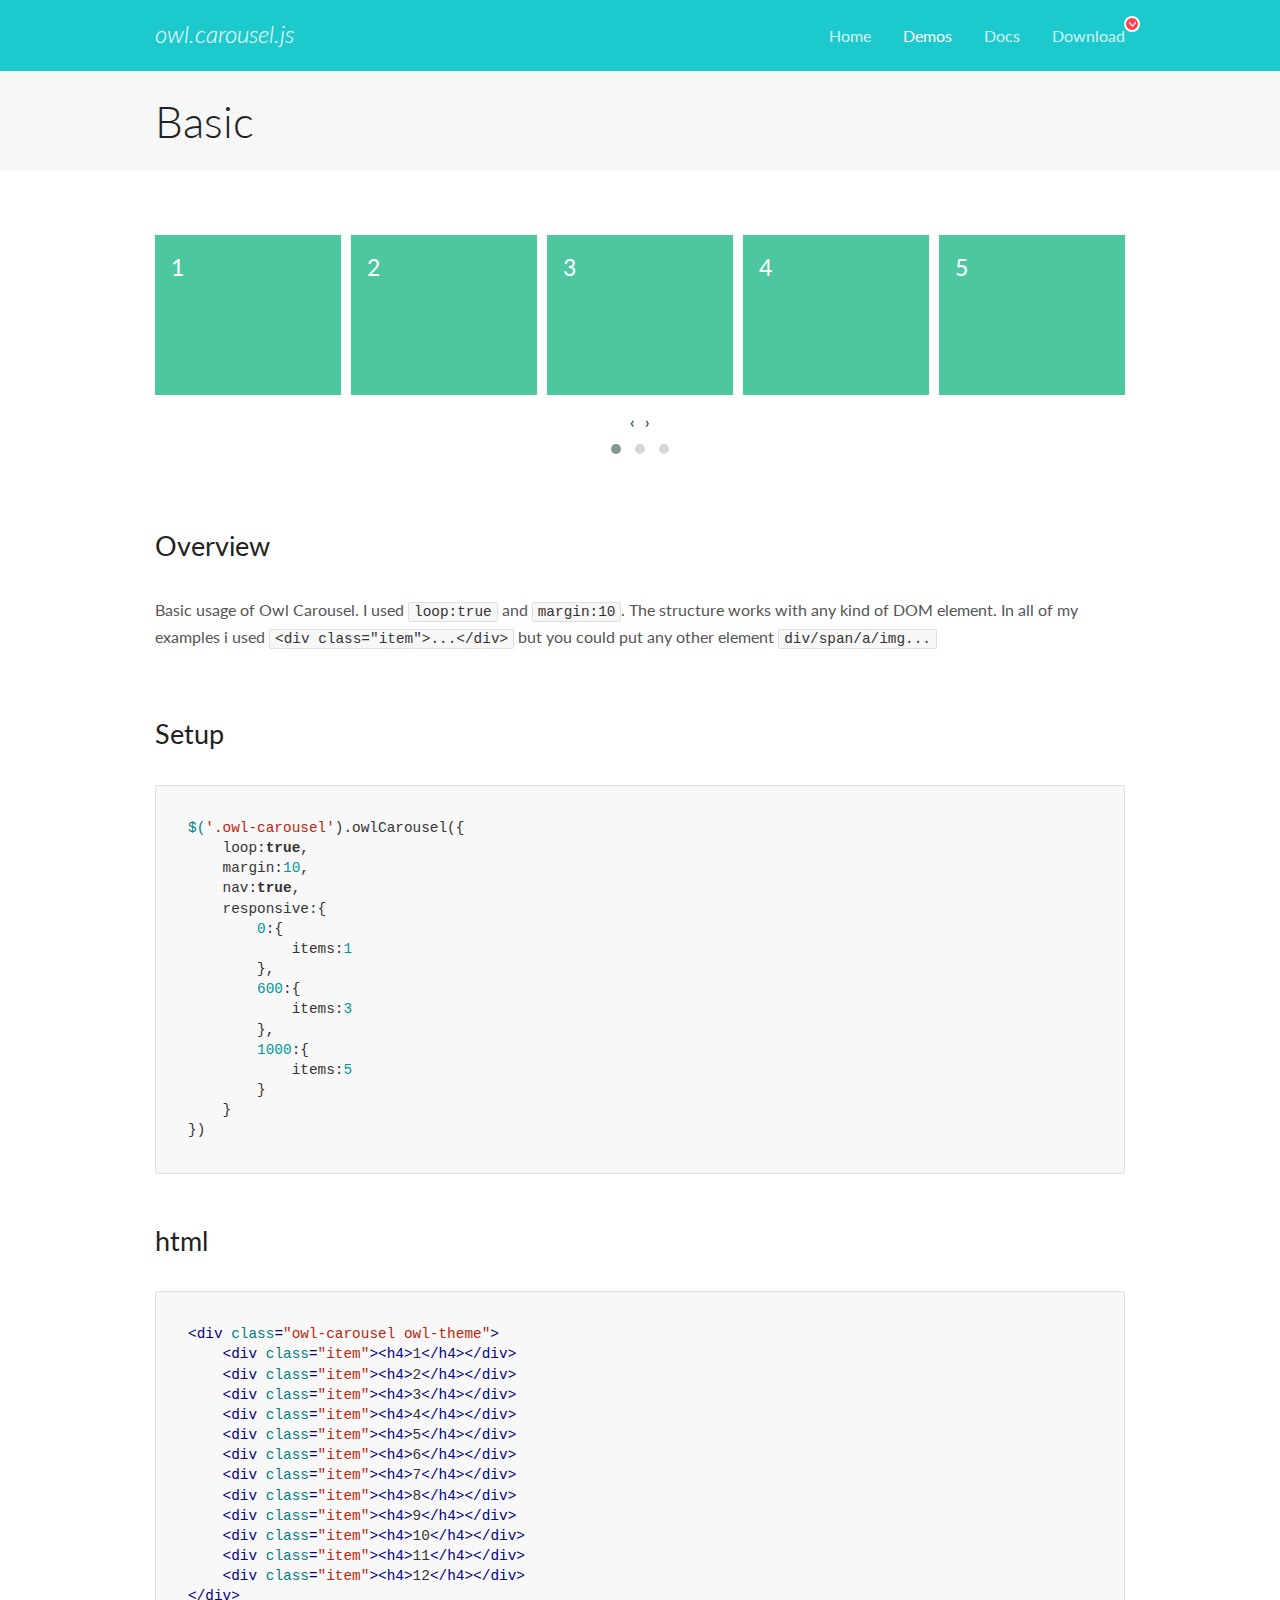
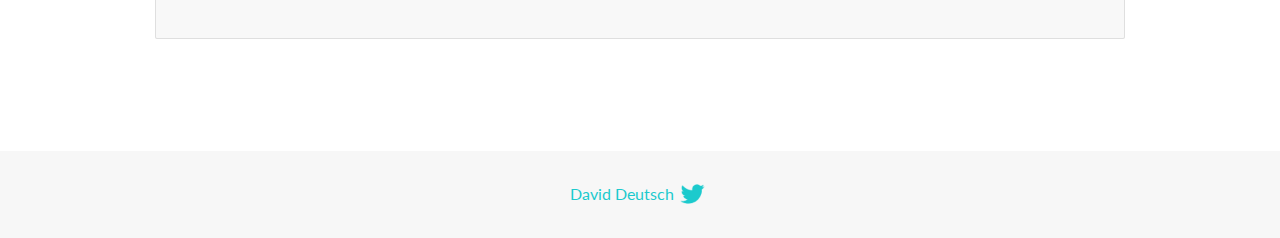
<file: OwlCarousel2-2.3.4(1)/OwlCarousel2-2.3.4/docs/demos/basic.html>
<!DOCTYPE html>
<html lang="en">
  <head>

    <!-- head -->
    <meta charset="utf-8">
    <meta name="msapplication-tap-highlight" content="no" />
    <meta name="viewport" content="width=device-width, initial-scale=1.0" />
    <meta name="description" content="Basic usage demo">
    <meta name="author" content="David Deutsch">
    <title>
      Basic Demo | Owl Carousel | 2.3.4
    </title>

    <!-- Stylesheets -->
    <link href='https://fonts.googleapis.com/css?family=Lato:300,400,700,400italic,300italic' rel='stylesheet' type='text/css'>
    <link rel="stylesheet" href="../assets/css/docs.theme.min.css">

    <!-- Owl Stylesheets -->
    <link rel="stylesheet" href="../assets/owlcarousel/assets/owl.carousel.min.css">
    <link rel="stylesheet" href="../assets/owlcarousel/assets/owl.theme.default.min.css">

    <!-- HTML5 shim and Respond.js IE8 support of HTML5 elements and media queries -->

    <!--[if lt IE 9]>
      <script src="https://oss.maxcdn.com/libs/html5shiv/3.7.0/html5shiv.js"></script>
      <script src="https://oss.maxcdn.com/libs/respond.js/1.3.0/respond.min.js"></script>
    <![endif]-->

    <!-- Favicons -->
    <link rel="apple-touch-icon-precomposed" sizes="144x144" href="../assets/ico/apple-touch-icon-144-precomposed.png">
    <link rel="shortcut icon" href="../assets/ico/favicon.png">
    <link rel="shortcut icon" href="favicon.ico">

    <!-- Yeah i know js should not be in header. Its required for demos.-->

    <!-- javascript -->
    <script src="../assets/vendors/jquery.min.js"></script>
    <script src="../assets/owlcarousel/owl.carousel.js"></script>
  </head>
  <body>

    <!-- header -->
    <header class="header">
      <div class="row">
        <div class="large-12 columns">
          <div class="brand left">
            <h3>
              <a href="/OwlCarousel2/">owl.carousel.js</a> 
            </h3>
          </div>
          <a id="toggle-nav" class="right">
            <span></span> <span></span> <span></span> 
          </a> 
          <div class="nav-bar">
            <ul class="clearfix">
              <li> <a href="/OwlCarousel2/index.html">Home</a>  </li>
              <li class="active">
                <a href="/OwlCarousel2/demos/demos.html">Demos</a> 
              </li>
              <li> <a href="/OwlCarousel2/docs/started-welcome.html">Docs</a>  </li>
              <li>
                <a href="https://github.com/OwlCarousel2/OwlCarousel2/archive/2.3.4.zip">Download</a> 
                <span class="download"></span> 
              </li>
            </ul>
          </div>
        </div>
      </div>
    </header>

    <!-- title -->
    <section class="title">
      <div class="row">
        <div class="large-12 columns">
          <h1>Basic</h1>
        </div>
      </div>
    </section>

    <!--  Demos -->
    <section id="demos">
      <div class="row">
        <div class="large-12 columns">
          <div class="owl-carousel owl-theme">
            <div class="item">
              <h4>1</h4>
            </div>
            <div class="item">
              <h4>2</h4>
            </div>
            <div class="item">
              <h4>3</h4>
            </div>
            <div class="item">
              <h4>4</h4>
            </div>
            <div class="item">
              <h4>5</h4>
            </div>
            <div class="item">
              <h4>6</h4>
            </div>
            <div class="item">
              <h4>7</h4>
            </div>
            <div class="item">
              <h4>8</h4>
            </div>
            <div class="item">
              <h4>9</h4>
            </div>
            <div class="item">
              <h4>10</h4>
            </div>
            <div class="item">
              <h4>11</h4>
            </div>
            <div class="item">
              <h4>12</h4>
            </div>
          </div>
          <h3 id="overview">Overview</h3>
          <p>Basic usage of Owl Carousel. I used <code>loop:true</code> and <code>margin:10</code>. The structure works with any kind of DOM element. In all of my examples i used <code>&lt;div class=&quot;item&quot;&gt;...&lt;/div&gt;</code> but you could
            put any other element <code>div/span/a/img...</code></p>
          <h3 id="setup">Setup</h3>
          <pre><code>$(&#39;.owl-carousel&#39;).owlCarousel({
    loop:true,
    margin:10,
    nav:true,
    responsive:{
        0:{
            items:1
        },
        600:{
            items:3
        },
        1000:{
            items:5
        }
    }
})</code></pre>
          <h3 id="html">html</h3>
          <pre><code>&lt;div class=&quot;owl-carousel owl-theme&quot;&gt;
    &lt;div class=&quot;item&quot;&gt;&lt;h4&gt;1&lt;/h4&gt;&lt;/div&gt;
    &lt;div class=&quot;item&quot;&gt;&lt;h4&gt;2&lt;/h4&gt;&lt;/div&gt;
    &lt;div class=&quot;item&quot;&gt;&lt;h4&gt;3&lt;/h4&gt;&lt;/div&gt;
    &lt;div class=&quot;item&quot;&gt;&lt;h4&gt;4&lt;/h4&gt;&lt;/div&gt;
    &lt;div class=&quot;item&quot;&gt;&lt;h4&gt;5&lt;/h4&gt;&lt;/div&gt;
    &lt;div class=&quot;item&quot;&gt;&lt;h4&gt;6&lt;/h4&gt;&lt;/div&gt;
    &lt;div class=&quot;item&quot;&gt;&lt;h4&gt;7&lt;/h4&gt;&lt;/div&gt;
    &lt;div class=&quot;item&quot;&gt;&lt;h4&gt;8&lt;/h4&gt;&lt;/div&gt;
    &lt;div class=&quot;item&quot;&gt;&lt;h4&gt;9&lt;/h4&gt;&lt;/div&gt;
    &lt;div class=&quot;item&quot;&gt;&lt;h4&gt;10&lt;/h4&gt;&lt;/div&gt;
    &lt;div class=&quot;item&quot;&gt;&lt;h4&gt;11&lt;/h4&gt;&lt;/div&gt;
    &lt;div class=&quot;item&quot;&gt;&lt;h4&gt;12&lt;/h4&gt;&lt;/div&gt;
&lt;/div&gt;</code></pre>
          <script>
            $(document).ready(function() {
              var owl = $('.owl-carousel');
              owl.owlCarousel({
                margin: 10,
                nav: true,
                loop: true,
                responsive: {
                  0: {
                    items: 1
                  },
                  600: {
                    items: 3
                  },
                  1000: {
                    items: 5
                  }
                }
              })
            })
          </script>
        </div>
      </div>
    </section>

    <!-- footer -->
    <footer class="footer">
      <div class="row">
        <div class="large-12 columns">
          <h5>
            <a href="/OwlCarousel2/docs/support-contact.html">David Deutsch</a> 
            <a id="custom-tweet-button" href="https://twitter.com/share?url=https://github.com/OwlCarousel2/OwlCarousel2&text=Owl Carousel - This is so awesome! " target="_blank"></a> 
          </h5>
        </div>
      </div>
    </footer>

    <!-- vendors -->
    <script src="../assets/vendors/highlight.js"></script>
    <script src="../assets/js/app.js"></script>
  </body>
</html>
</file>
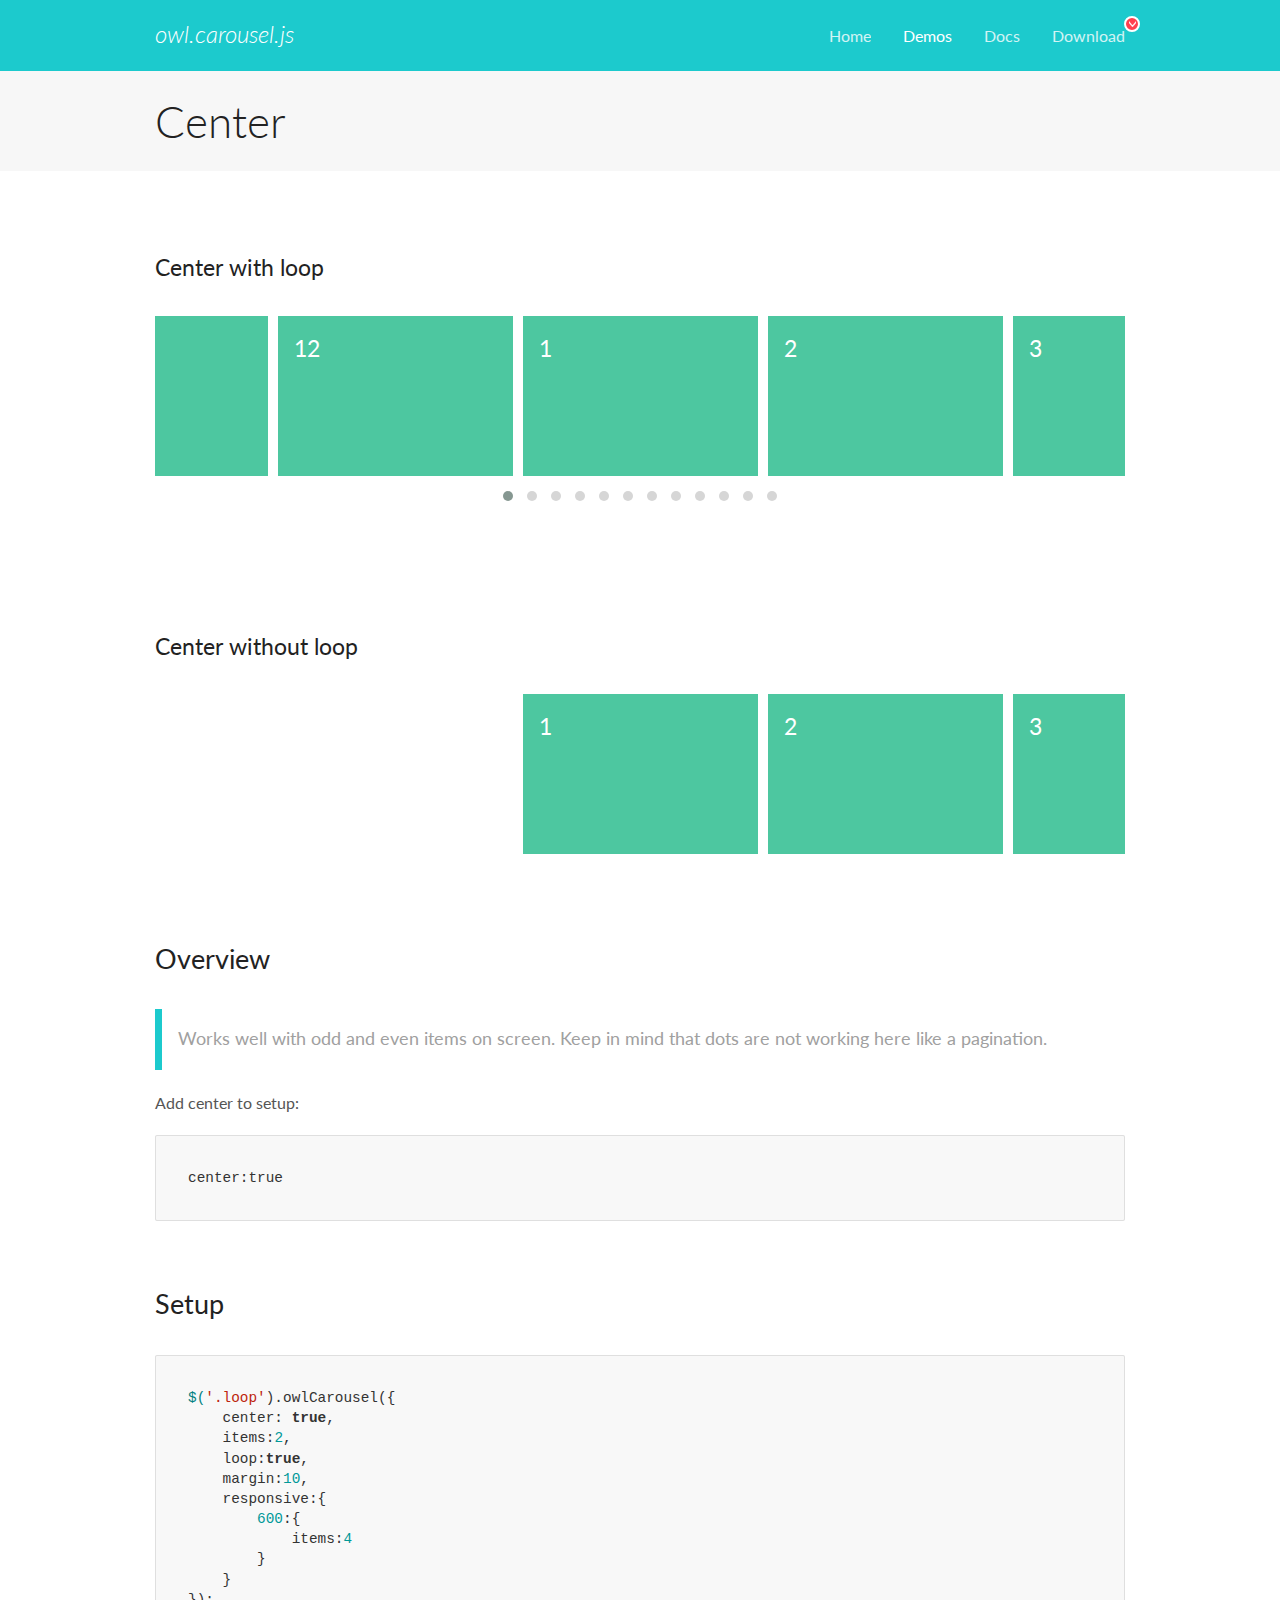
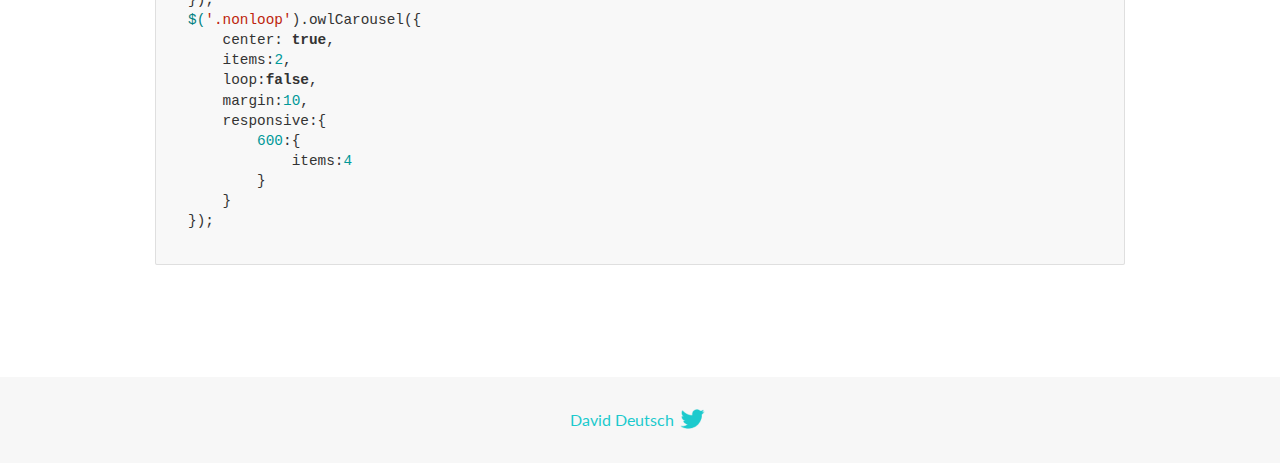
<file: OwlCarousel2-2.3.4(1)/OwlCarousel2-2.3.4/docs/demos/center.html>
<!DOCTYPE html>
<html lang="en">
  <head>

    <!-- head -->
    <meta charset="utf-8">
    <meta name="msapplication-tap-highlight" content="no" />
    <meta name="viewport" content="width=device-width, initial-scale=1.0" />
    <meta name="description" content="Center carousel">
    <meta name="author" content="David Deutsch">
    <title>
      Center Demo | Owl Carousel | 2.3.4
    </title>

    <!-- Stylesheets -->
    <link href='https://fonts.googleapis.com/css?family=Lato:300,400,700,400italic,300italic' rel='stylesheet' type='text/css'>
    <link rel="stylesheet" href="../assets/css/docs.theme.min.css">

    <!-- Owl Stylesheets -->
    <link rel="stylesheet" href="../assets/owlcarousel/assets/owl.carousel.min.css">
    <link rel="stylesheet" href="../assets/owlcarousel/assets/owl.theme.default.min.css">

    <!-- HTML5 shim and Respond.js IE8 support of HTML5 elements and media queries -->

    <!--[if lt IE 9]>
      <script src="https://oss.maxcdn.com/libs/html5shiv/3.7.0/html5shiv.js"></script>
      <script src="https://oss.maxcdn.com/libs/respond.js/1.3.0/respond.min.js"></script>
    <![endif]-->

    <!-- Favicons -->
    <link rel="apple-touch-icon-precomposed" sizes="144x144" href="../assets/ico/apple-touch-icon-144-precomposed.png">
    <link rel="shortcut icon" href="../assets/ico/favicon.png">
    <link rel="shortcut icon" href="favicon.ico">

    <!-- Yeah i know js should not be in header. Its required for demos.-->

    <!-- javascript -->
    <script src="../assets/vendors/jquery.min.js"></script>
    <script src="../assets/owlcarousel/owl.carousel.js"></script>
  </head>
  <body>

    <!-- header -->
    <header class="header">
      <div class="row">
        <div class="large-12 columns">
          <div class="brand left">
            <h3>
              <a href="/OwlCarousel2/">owl.carousel.js</a> 
            </h3>
          </div>
          <a id="toggle-nav" class="right">
            <span></span> <span></span> <span></span> 
          </a> 
          <div class="nav-bar">
            <ul class="clearfix">
              <li> <a href="/OwlCarousel2/index.html">Home</a>  </li>
              <li class="active">
                <a href="/OwlCarousel2/demos/demos.html">Demos</a> 
              </li>
              <li> <a href="/OwlCarousel2/docs/started-welcome.html">Docs</a>  </li>
              <li>
                <a href="https://github.com/OwlCarousel2/OwlCarousel2/archive/2.3.4.zip">Download</a> 
                <span class="download"></span> 
              </li>
            </ul>
          </div>
        </div>
      </div>
    </header>

    <!-- title -->
    <section class="title">
      <div class="row">
        <div class="large-12 columns">
          <h1>Center</h1>
        </div>
      </div>
    </section>

    <!--  Demos -->
    <section id="demos">
      <div class="row">
        <div class="large-12 columns">
          <h4 id="center-with-loop">Center with loop</h4>
          <div class="loop owl-carousel owl-theme">
            <div class="item">
              <h4>1</h4>
            </div>
            <div class="item">
              <h4>2</h4>
            </div>
            <div class="item">
              <h4>3</h4>
            </div>
            <div class="item">
              <h4>4</h4>
            </div>
            <div class="item">
              <h4>5</h4>
            </div>
            <div class="item">
              <h4>6</h4>
            </div>
            <div class="item">
              <h4>7</h4>
            </div>
            <div class="item">
              <h4>8</h4>
            </div>
            <div class="item">
              <h4>9</h4>
            </div>
            <div class="item">
              <h4>10</h4>
            </div>
            <div class="item">
              <h4>11</h4>
            </div>
            <div class="item">
              <h4>12</h4>
            </div>
          </div>
          <br>
          <h4 id="center-without-loop">Center without loop</h4>
          <div class="nonloop owl-carousel">
            <div class="item">
              <h4>1</h4>
            </div>
            <div class="item">
              <h4>2</h4>
            </div>
            <div class="item">
              <h4>3</h4>
            </div>
            <div class="item">
              <h4>4</h4>
            </div>
            <div class="item">
              <h4>5</h4>
            </div>
            <div class="item">
              <h4>6</h4>
            </div>
            <div class="item">
              <h4>7</h4>
            </div>
            <div class="item">
              <h4>8</h4>
            </div>
            <div class="item">
              <h4>9</h4>
            </div>
            <div class="item">
              <h4>10</h4>
            </div>
            <div class="item">
              <h4>11</h4>
            </div>
            <div class="item">
              <h4>12</h4>
            </div>
          </div>
          <h3 id="overview">Overview</h3>
          <blockquote>
            <p>Works well with odd and even items on screen. Keep in mind that dots are not working here like a pagination.</p>
          </blockquote>
          <p>Add center to setup:</p>
          <pre><code>center:true</code></pre>
          <h3 id="setup">Setup</h3>
          <pre><code>$(&#39;.loop&#39;).owlCarousel({
    center: true,
    items:2,
    loop:true,
    margin:10,
    responsive:{
        600:{
            items:4
        }
    }
});
$(&#39;.nonloop&#39;).owlCarousel({
    center: true,
    items:2,
    loop:false,
    margin:10,
    responsive:{
        600:{
            items:4
        }
    }
});</code></pre>
          <script>
            jQuery(document).ready(function($) {
              $('.loop').owlCarousel({
                center: true,
                items: 2,
                loop: true,
                margin: 10,
                responsive: {
                  600: {
                    items: 4
                  }
                }
              });
              $('.nonloop').owlCarousel({
                center: true,
                items: 2,
                loop: false,
                margin: 10,
                responsive: {
                  600: {
                    items: 4
                  }
                }
              });
            });
          </script>
        </div>
      </div>
    </section>

    <!-- footer -->
    <footer class="footer">
      <div class="row">
        <div class="large-12 columns">
          <h5>
            <a href="/OwlCarousel2/docs/support-contact.html">David Deutsch</a> 
            <a id="custom-tweet-button" href="https://twitter.com/share?url=https://github.com/OwlCarousel2/OwlCarousel2&text=Owl Carousel - This is so awesome! " target="_blank"></a> 
          </h5>
        </div>
      </div>
    </footer>

    <!-- vendors -->
    <script src="../assets/vendors/highlight.js"></script>
    <script src="../assets/js/app.js"></script>
  </body>
</html>
</file>
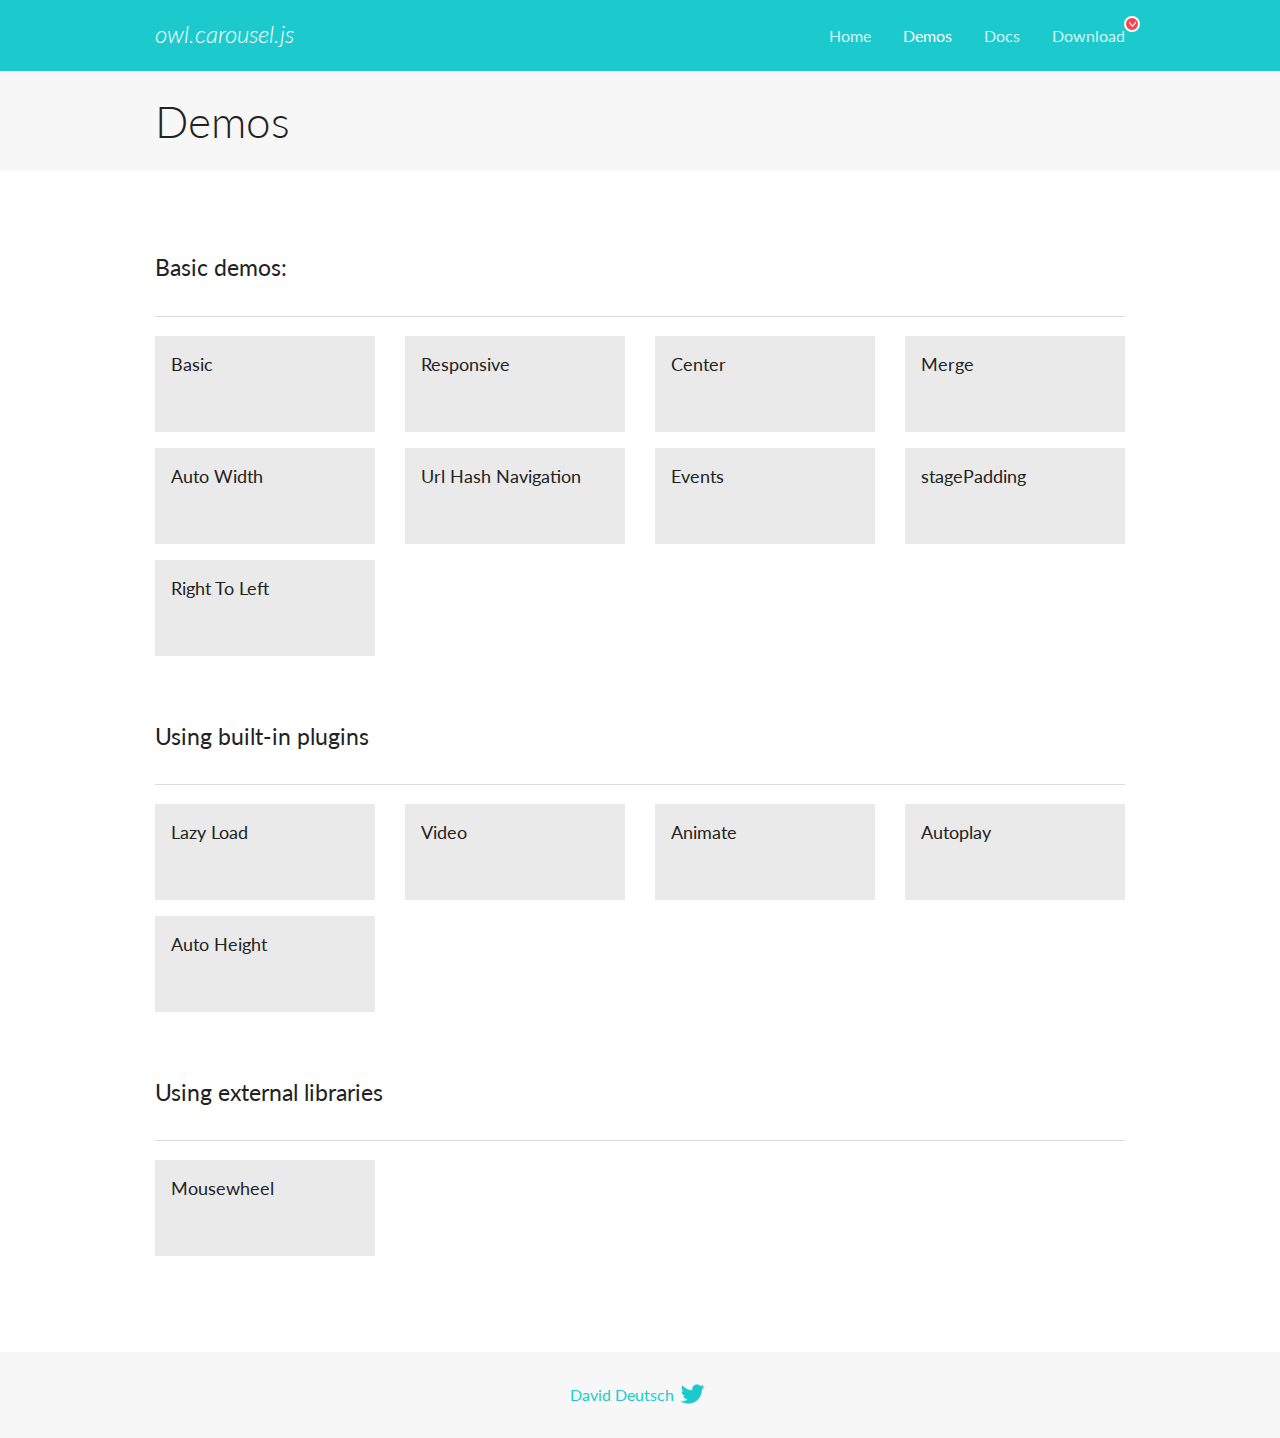
<file: OwlCarousel2-2.3.4(1)/OwlCarousel2-2.3.4/docs/demos/demos.html>
<!DOCTYPE html>
<html lang="en">
  <head>

    <!-- head -->
    <meta charset="utf-8">
    <meta name="msapplication-tap-highlight" content="no" />
    <meta name="viewport" content="width=device-width, initial-scale=1.0" />
    <meta name="description" content="A list of Owl Carousel examples.">
    <meta name="author" content="David Deutsch">
    <title>
      Demos | Owl Carousel | 2.3.4
    </title>

    <!-- Stylesheets -->
    <link href='https://fonts.googleapis.com/css?family=Lato:300,400,700,400italic,300italic' rel='stylesheet' type='text/css'>
    <link rel="stylesheet" href="../assets/css/docs.theme.min.css">

    <!-- Owl Stylesheets -->
    <link rel="stylesheet" href="../assets/owlcarousel/assets/owl.carousel.min.css">
    <link rel="stylesheet" href="../assets/owlcarousel/assets/owl.theme.default.min.css">

    <!-- HTML5 shim and Respond.js IE8 support of HTML5 elements and media queries -->

    <!--[if lt IE 9]>
      <script src="https://oss.maxcdn.com/libs/html5shiv/3.7.0/html5shiv.js"></script>
      <script src="https://oss.maxcdn.com/libs/respond.js/1.3.0/respond.min.js"></script>
    <![endif]-->

    <!-- Favicons -->
    <link rel="apple-touch-icon-precomposed" sizes="144x144" href="../assets/ico/apple-touch-icon-144-precomposed.png">
    <link rel="shortcut icon" href="../assets/ico/favicon.png">
    <link rel="shortcut icon" href="favicon.ico">

    <!-- Yeah i know js should not be in header. Its required for demos.-->

    <!-- javascript -->
    <script src="../assets/vendors/jquery.min.js"></script>
    <script src="../assets/owlcarousel/owl.carousel.js"></script>
  </head>
  <body>

    <!-- header -->
    <header class="header">
      <div class="row">
        <div class="large-12 columns">
          <div class="brand left">
            <h3>
              <a href="/OwlCarousel2/">owl.carousel.js</a> 
            </h3>
          </div>
          <a id="toggle-nav" class="right">
            <span></span> <span></span> <span></span> 
          </a> 
          <div class="nav-bar">
            <ul class="clearfix">
              <li> <a href="/OwlCarousel2/index.html">Home</a>  </li>
              <li class="active">
                <a href="/OwlCarousel2/demos/demos.html">Demos</a> 
              </li>
              <li> <a href="/OwlCarousel2/docs/started-welcome.html">Docs</a>  </li>
              <li>
                <a href="https://github.com/OwlCarousel2/OwlCarousel2/archive/2.3.4.zip">Download</a> 
                <span class="download"></span> 
              </li>
            </ul>
          </div>
        </div>
      </div>
    </header>

    <!-- title -->
    <section class="title">
      <div class="row">
        <div class="large-12 columns">
          <h1>Demos</h1>
        </div>
      </div>
    </section>

    <!--  Demos -->
    <section id="demos">
      <div class="row">
        <div class="large-12 columns">
          <h4 id="basic-demos-">Basic demos:</h4>
          <hr>
          <div class="demo-list">
            <div class="row">
              <div class="small-6 medium-4 large-3 columns">
                <a href="basic.html" class="demo-block">
                  <h5>Basic </h5>
                </a> 
              </div>
              <div class="small-6 medium-4 large-3 columns">
                <a href="responsive.html" class="demo-block">
                  <h5>Responsive </h5>
                </a> 
              </div>
              <div class="small-6 medium-4 large-3 columns">
                <a href="center.html" class="demo-block">
                  <h5>Center </h5>
                </a> 
              </div>
              <div class="small-6 medium-4 large-3 columns">
                <a href="merge.html" class="demo-block">
                  <h5>Merge </h5>
                </a> 
              </div>
              <div class="small-6 medium-4 large-3 columns">
                <a href="autowidth.html" class="demo-block">
                  <h5>Auto Width </h5>
                </a> 
              </div>
              <div class="small-6 medium-4 large-3 columns">
                <a href="urlhashnav.html" class="demo-block">
                  <h5>Url Hash Navigation </h5>
                </a> 
              </div>
              <div class="small-6 medium-4 large-3 columns">
                <a href="events.html" class="demo-block">
                  <h5>Events </h5>
                </a> 
              </div>
              <div class="small-6 medium-4 large-3 columns">
                <a href="stagepadding.html" class="demo-block">
                  <h5>stagePadding </h5>
                </a> 
              </div>
              <div class="small-6 medium-4 large-3 columns">
                <a href="rtl.html" class="demo-block">
                  <h5>Right To Left </h5>
                </a> 
              </div>
            </div>
          </div>
          <h4 id="using-built-in-plugins">Using built-in plugins</h4>
          <hr>
          <div class="demo-list">
            <div class="row">
              <div class="small-6 medium-4 large-3 columns">
                <a href="lazyLoad.html" class="demo-block">
                  <h5>Lazy Load </h5>
                </a> 
              </div>
              <div class="small-6 medium-4 large-3 columns">
                <a href="video.html" class="demo-block">
                  <h5>Video </h5>
                </a> 
              </div>
              <div class="small-6 medium-4 large-3 columns">
                <a href="animate.html" class="demo-block">
                  <h5>Animate </h5>
                </a> 
              </div>
              <div class="small-6 medium-4 large-3 columns">
                <a href="autoplay.html" class="demo-block">
                  <h5>Autoplay </h5>
                </a> 
              </div>
              <div class="small-6 medium-4 large-3 columns">
                <a href="autoheight.html" class="demo-block">
                  <h5>Auto Height </h5>
                </a> 
              </div>
            </div>
          </div>
          <h4 id="using-external-libraries">Using external libraries</h4>
          <hr>
          <div class="demo-list">
            <div class="row">
              <div class="small-6 medium-4 large-3 columns">
                <a href="mousewheel.html" class="demo-block">
                  <h5>Mousewheel </h5>
                </a> 
              </div>
            </div>
          </div>
        </div>
      </div>
    </section>

    <!-- footer -->
    <footer class="footer">
      <div class="row">
        <div class="large-12 columns">
          <h5>
            <a href="/OwlCarousel2/docs/support-contact.html">David Deutsch</a> 
            <a id="custom-tweet-button" href="https://twitter.com/share?url=https://github.com/OwlCarousel2/OwlCarousel2&text=Owl Carousel - This is so awesome! " target="_blank"></a> 
          </h5>
        </div>
      </div>
    </footer>

    <!-- vendors -->
    <script src="../assets/vendors/highlight.js"></script>
    <script src="../assets/js/app.js"></script>
  </body>
</html>
</file>
